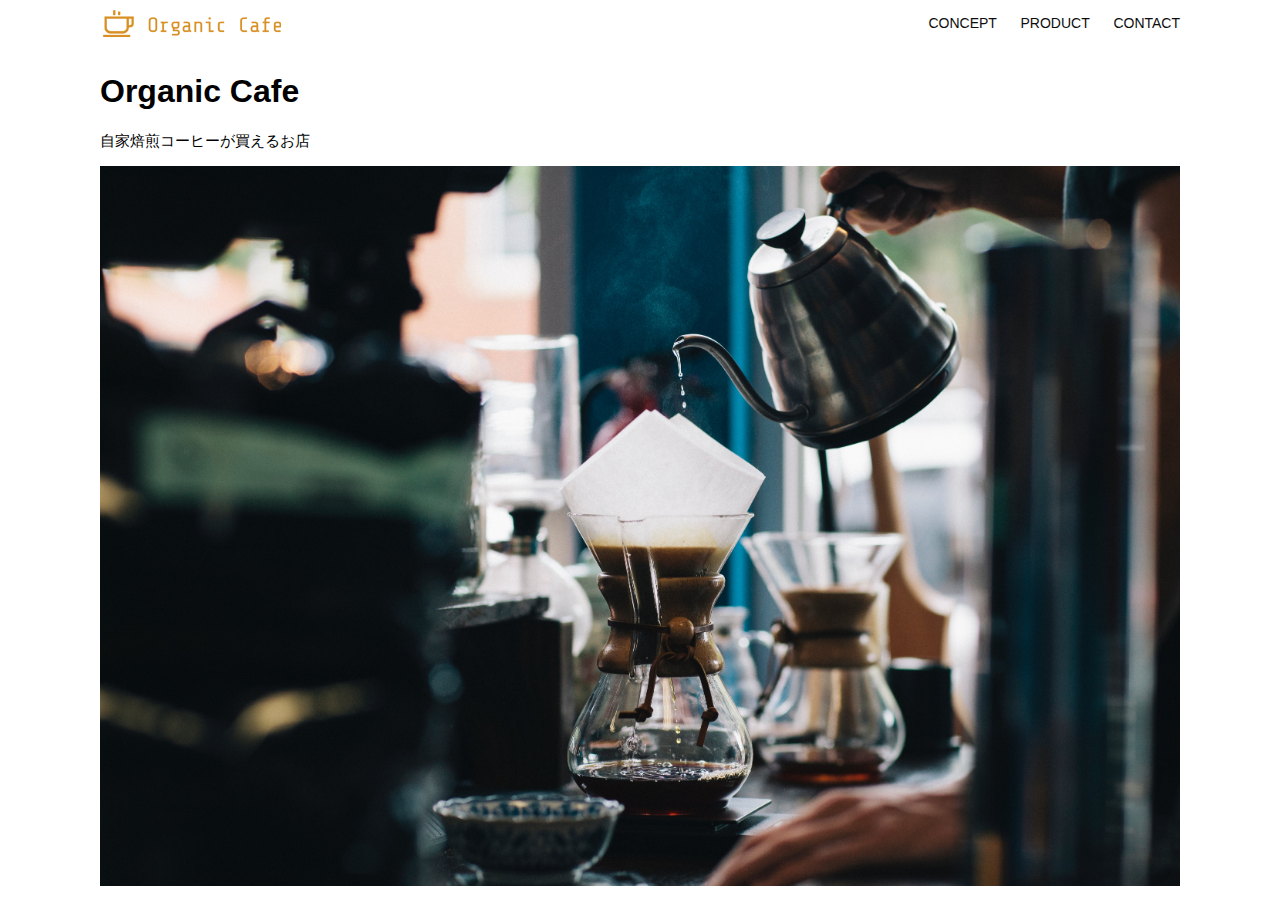
<file: html_css_kadai_013/index.html>
<!DOCTYPE html>
<html>
  <head>
    <title>Organic Cafe</title>
    <meta charset="UTF-8" />
    <meta name="description" content="自家焙煎のコーヒーがお家で楽しめるOrganic Cafe"/>
    <meta name="viewport" content="width=device-width, initial-scale=1.0" />
    <link rel="stylesheet" href="style.css" />
  </head>
  <body>
    <!-- ヘッダー -->
    <header>
      <!-- ロゴ -->
      <a href="index.html" id="logo"><img src="images/logo.png" alt="トップページに戻る"/></a>

      <!-- PC用ナビゲーション -->
      <nav id="nav-pc">
        <a href="index.html#concept">CONCEPT</a>
        <a href="index.html#product">PRODUCT</a>
        <a href="index.html#contact">CONTACT</a>
      </nav>
      <!-- スマホ用ナビゲーション-->
      <img id="menu-sp" src="images/button-menu.png" alt="ナビゲーションを開く"
        onclick="document.getElementById('nav-sp').style.display = 'block'">
      <nav id="nav-sp">
        <img id="close" src="images/button-close.png" alt="ナビゲーションを閉じる"
        onclick="document.getElementById('nav-sp').style.display = 'none'">
          <img id="logo-sp" href="index.html" src="images/logo-sp.png" alt="トップページに戻る" 
          onclick="document.getElementById('nav-sp').style.display = 'none'"></a>
          <a class="menu" href="index.html#concept" onclick="document.getElementById('nav-sp').style.display = 'none'">CONCEPT</a>
          <a class="menu" href="index.html#product" onclick="document.getElementById('nav-sp').style.display = 'none'">PRODUCT</a>
          <a class="menu" href="index.html#contact" onclick="document.getElementById('nav-sp').style.display = 'none'">CONTACT</a>
      </nav>
      </nav>
    </header>

    <main>
      <article>
        <!-- メインビジュアル -->
        <section id="main-visual">
          <div id="main-message">
            <h1>Organic Cafe</h1>
            <p>自家焙煎コーヒーが買えるお店</p>
          </div>
          <img src="images/main-image.jpg" alt="コーヒーをハンドドリップで淹れる画像"/>
        </section>
      </article>
    </main>
  </body>
</html>
</file>
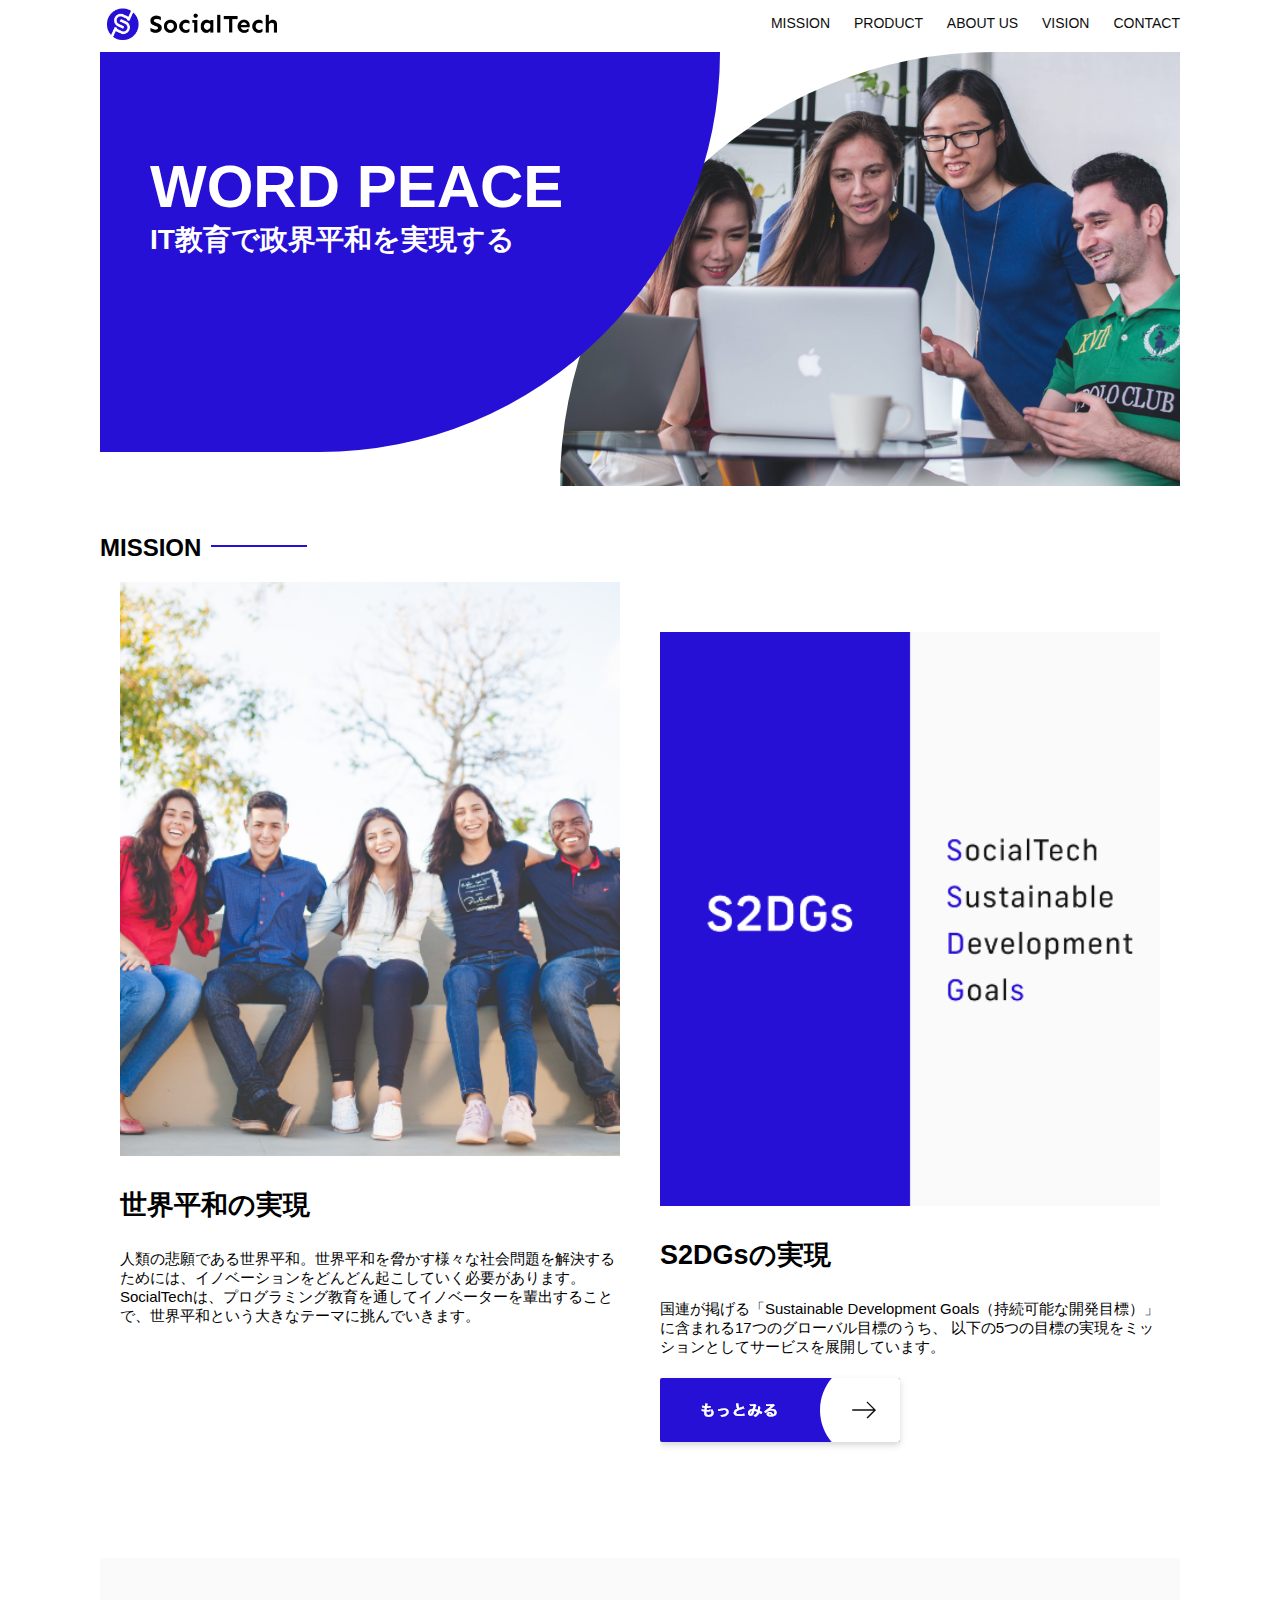
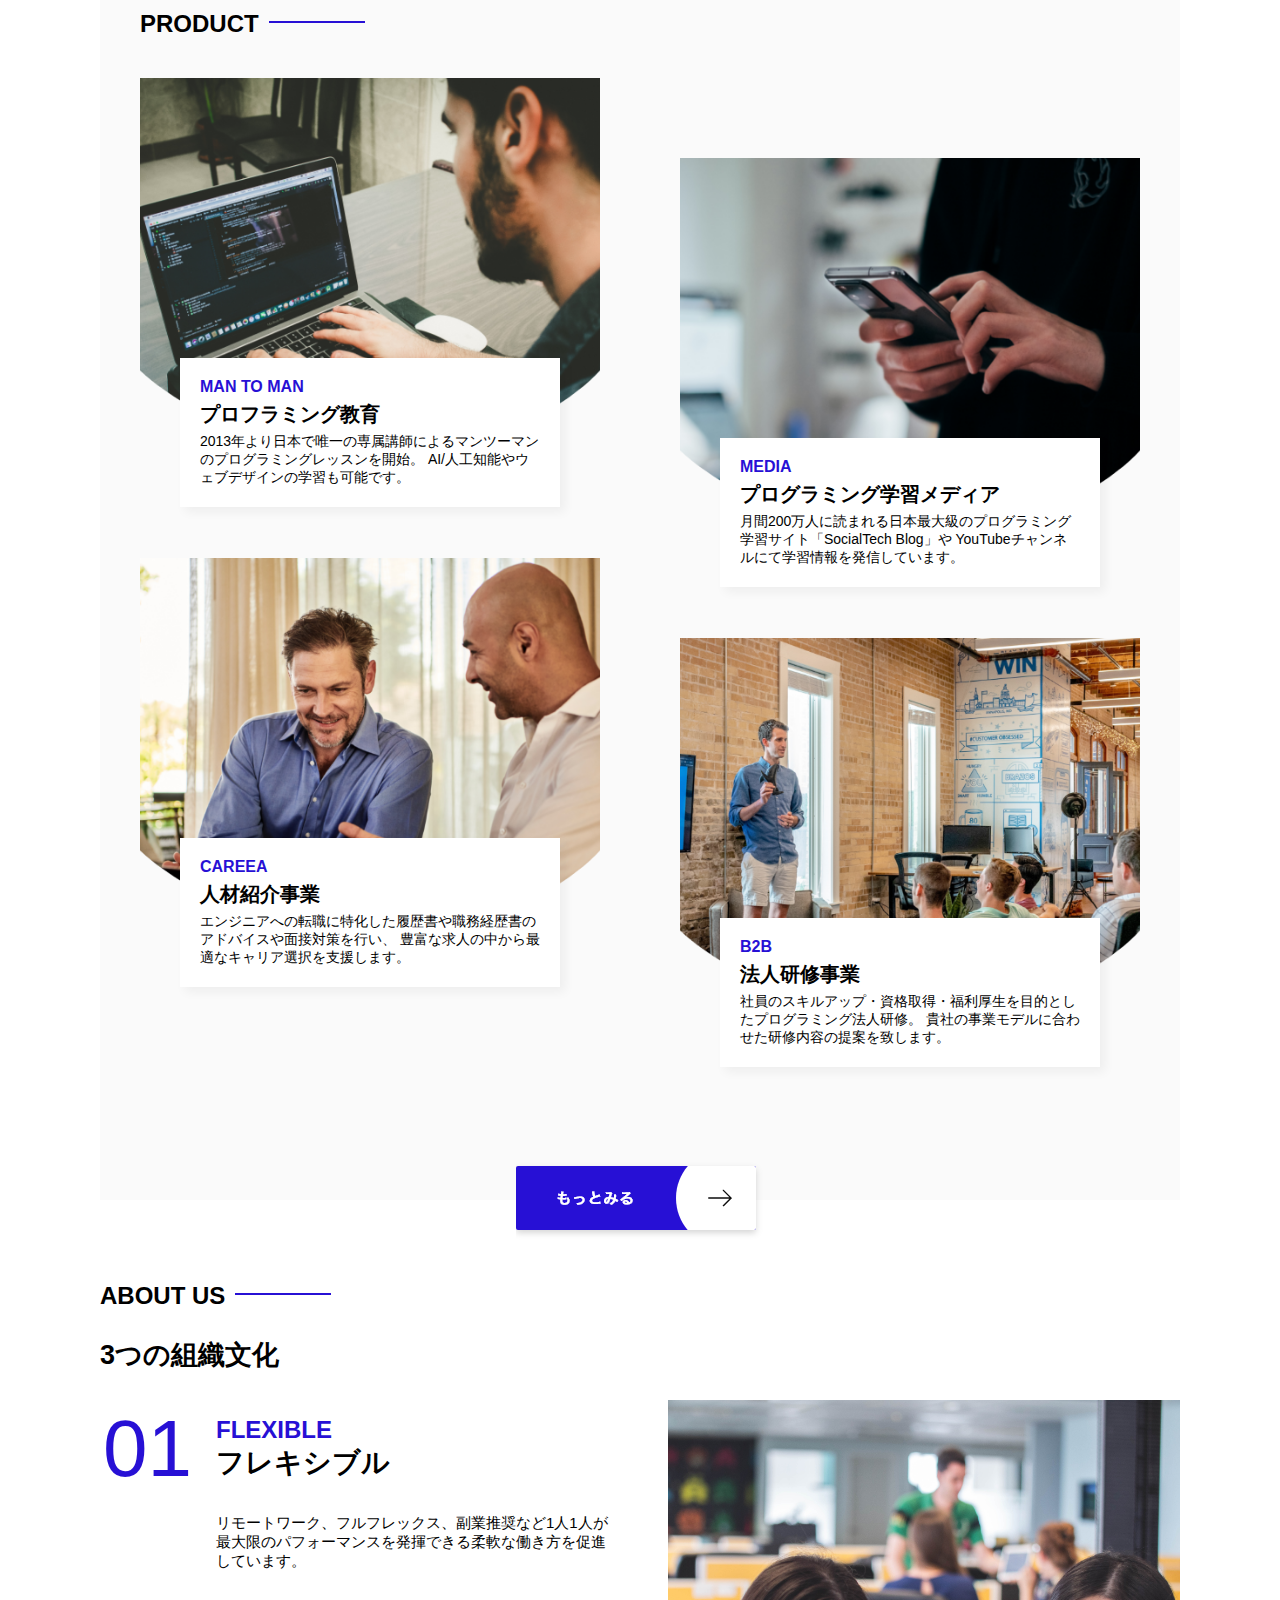
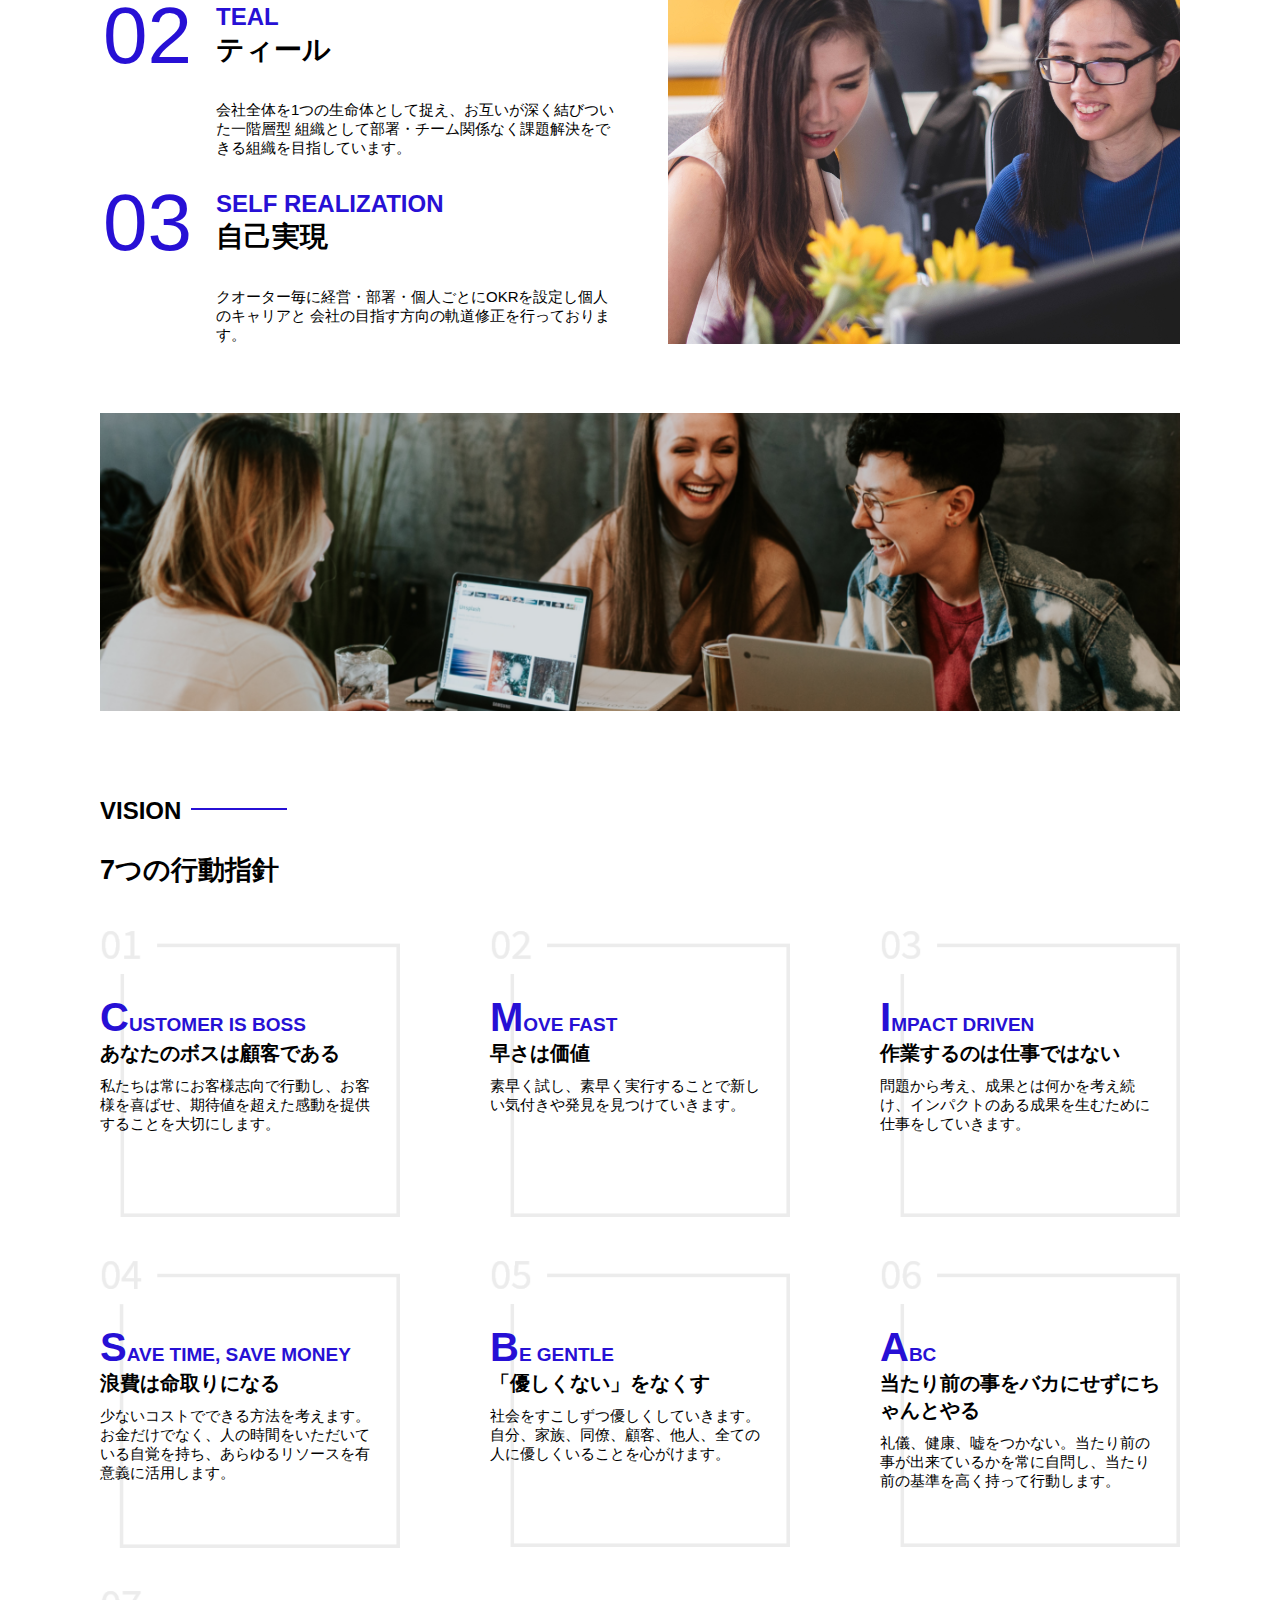
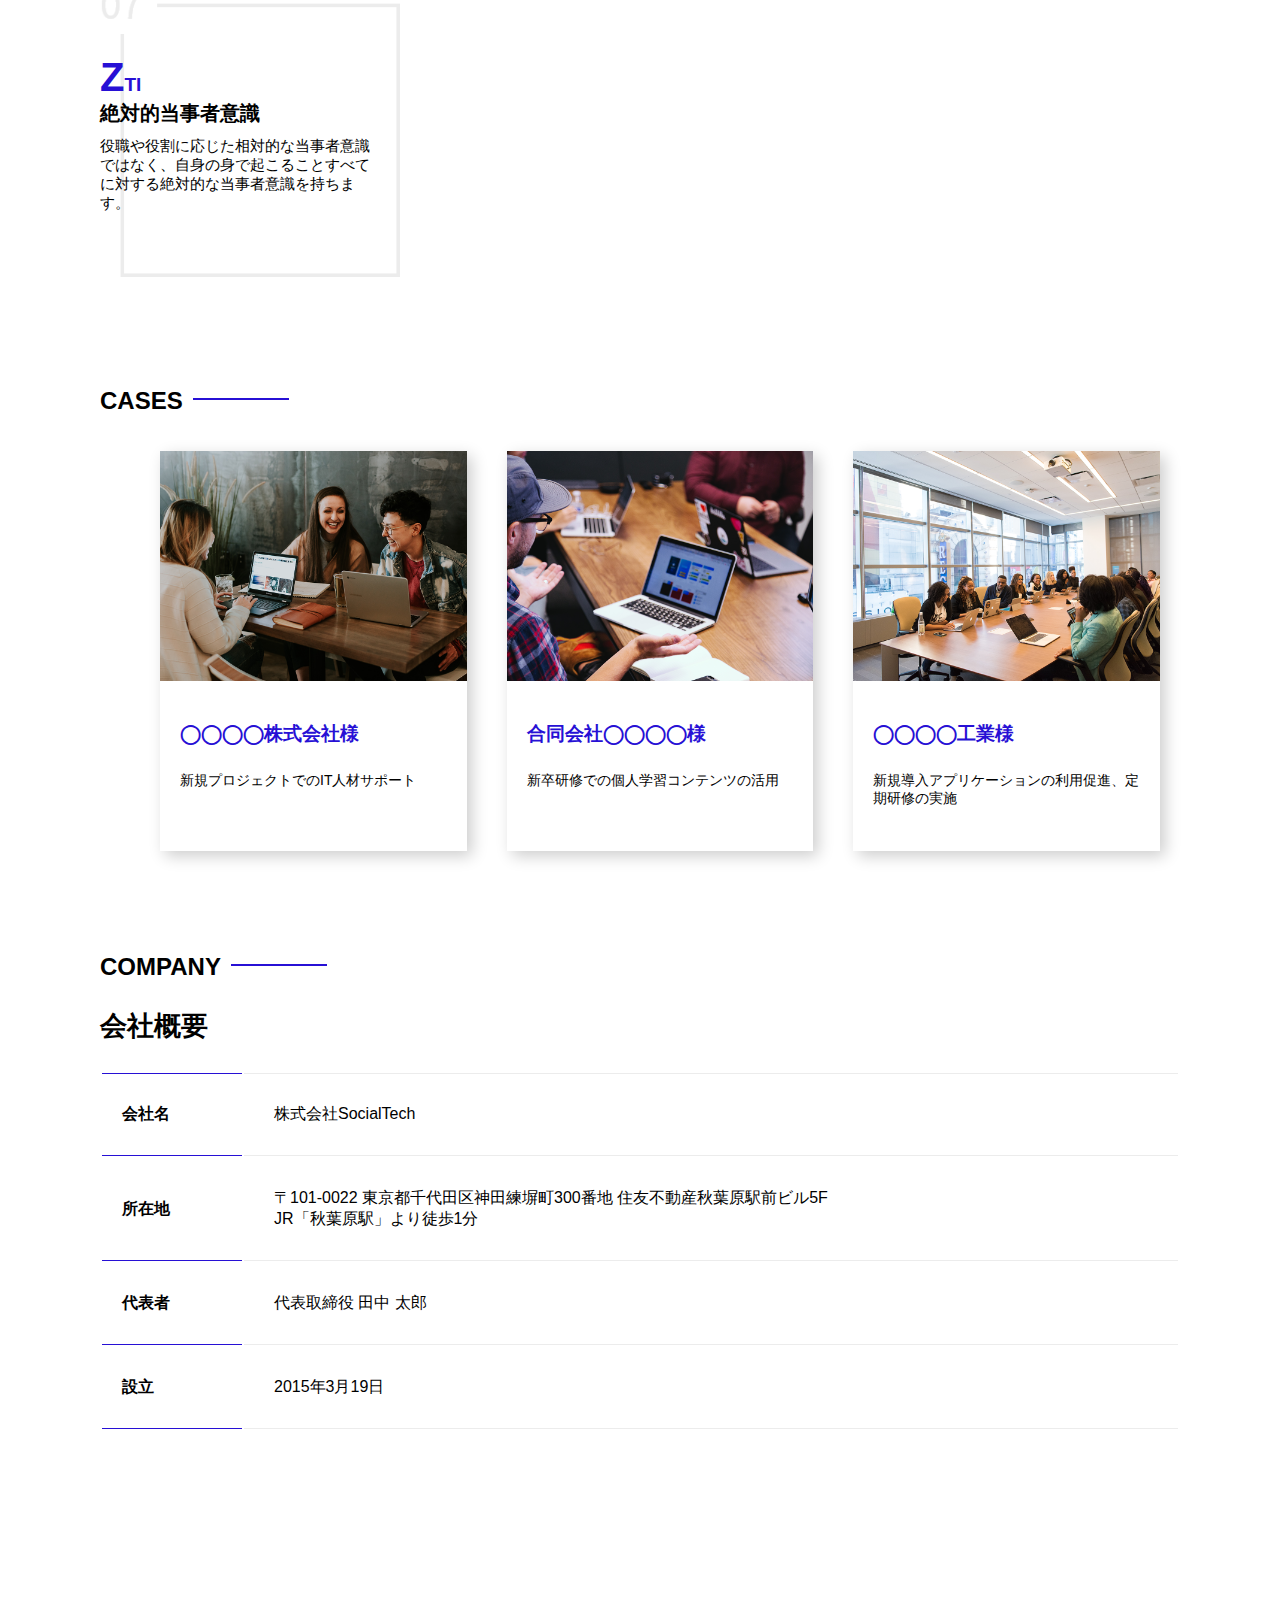
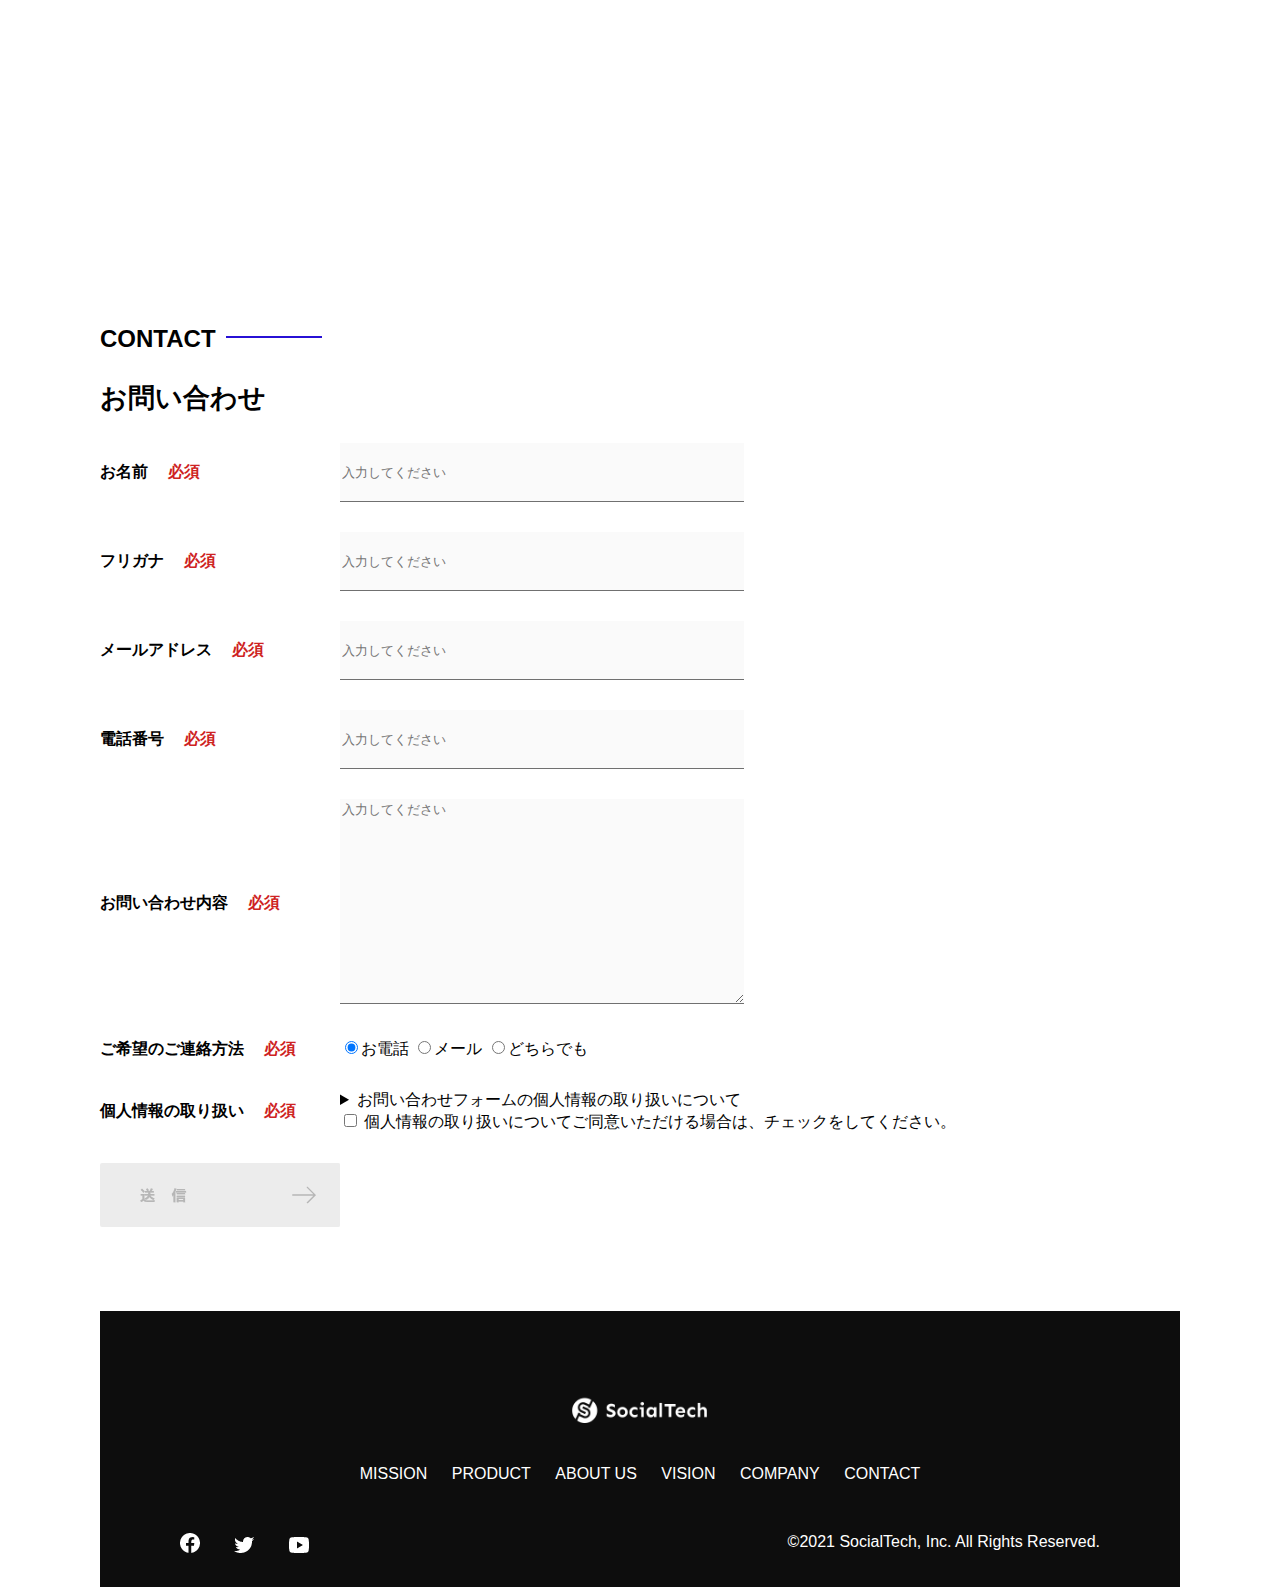
<file: kadai_tutorial_output/socialtech/index.html>
<!DOCTYPE html>
<html>
<head>
    <title>SocialTech</title>
    <meta charset="UTF-8"> 
    <meta name="description" content="SocialaTechはEdTech業界のリーディングカンパニーを目指します。">
    <meta name="viewport" content="width=device-width, initial-scale=1.0">
    <link rel="stylesheet" href="style.css"> 
</head> 
<body>
    <header>
        <a href="index.html" id="logo"><img src="images/logo.png" alt="ドップページに戻る"></a>
        <!-- PC用 -->
        <nav id="nav-pc">
            <a href="mission.html">MISSION</a>
            <a href="product.html">PRODUCT</a>
            <a href="index.html#aboutus">ABOUT US</a>
            <a href="index.html#vision">VISION</a>
            <a href="index.html#contact">CONTACT</a>  
        </nav>
        <!-- スマホ用 -->
        <img id="menu-sp" src="images/button-menu.png" alt="ナビゲーションを開く" onclick="document.getElementById('nav-sp').style.display = 'block'">
        <nav id="nav-sp">
            <img id="close" src="images/button-close.png" alt="ナビゲーションを閉じる" onclick="document.getElementById('nav-sp').style.display = 'none'">
            <a id="logo-sp" href="index.html"  img id="close" src="images/button-close.png" alt="ナビゲーションを閉じる" onclick="ocument.getElementById('nav-sp').style.display = 'none'">
                <img src="images/logo-sp.png" alt="トップページに戻る">
            </a>
            <a class="menu" href="mission.html" onclick="ocument.getElementById('nav-sp').style.display = 'none'">MISSION</a>
            <a class="menu" href="product.html" onclick="ocument.getElementById('nav-sp').style.display = 'none'">PRODUCT</a>
            <a class="menu" href="index.html#aboutus" oncanplay="ocument.getElementById('nav-sp').style.display = 'none'">ABOUT US</a>
            <a class="menu" href="index.html#vision" onclick="ocument.getElementById('nav-sp').style.display = 'none'">VISION</a>
            <a class="menu" href="index.html#company" onclick="ocument.getElementById('nav-sp').style.display = 'none'">COMPANY</a>
            <a class="menu" href="index.html#contact" onclick="ocument.getElementById('nav-sp').style.display = 'none'">CONTACT</a>
            <div id="sns">
                <a href="https://www.facebook.com/sejuku2013"><img src="images/button-facebook.png" alt="Facebookのリンク"></a>
                <a href="https://twitter.com/samuraijuku"><img src="images/button-twitter.png" alt="Twitterのリンク"></a>
                <a href="https://www.youtube.com/channel/UCCFOQO5aDK0xXam4cUQXT8g"><img src="images/button-youtube.png" alt="YouTubeへのリンク"></a>
            </div>
        </nav>
    </header>
    <main>
        <article>
            <section id="main-visual">
                <div id="main-message">
                    <h1>WORD PEACE</h1>
                    <p>IT教育で政界平和を実現する</p>
                </div>
                <img src="images/index/index-main.png" alt="PCの周りにあつまる多国籍の仲間たち">
            </section>
        </article>
    </main>
    <section id="mission">
        <h2 class="index-h2">MISSION</h2>
        <div id="mission-flex">
            <div>
                    <img id="mission-photo" src="images/index/index-mission.png" alt="屋外のベンチで写真を撮影する多国籍の仲間たち">
                    <h3>世界平和の実現</h3>
                    <p>人類の悲願である世界平和。世界平和を脅かす様々な社会問題を解決するためには、イノベーションをどんどん起こしていく必要があります。
                     SocialTechは、プログラミング教育を通してイノベーターを輩出することで、世界平和という大きなテーマに挑んでいきます。</p>
            </div>
            <div>
                    <img id="s2dgs" src="images/index/s2dgs.png" alt="S2DGs">
                    <h3>S2DGsの実現</h3>
                    <p>国連が掲げる「Sustainable Development Goals（持続可能な開発目標）」に含まれる17つのグローバル目標のうち、
                        以下の5つの目標の実現をミッションとしてサービスを展開しています。</p>
                    <a href="mission.html">
                        <img src="images/button-more.png" alt="もっと見る">
                    </a>    
            </div>
        </div>
    </section>
    <section id="product">
        <h2 class="index-h2">PRODUCT</h2>
        <div id="product-flex">
            <div id="product-left">
                <div>
                    <img class="product-photo" src="images/index/index-mantoman.png" alt="PCでコードを書く男性">
                    <div class="product-explain">
                        <span>MAN TO MAN</span>
                        <h3>プロフラミング教育</h3>
                        <p>2013年より日本で唯一の専属講師によるマンツーマンのプログラミングレッスンを開始。
                            AI/人工知能やウェブデザインの学習も可能です。</p>
                    </div>    
                </div>     
                <div>        
                    <img class="product-photo" src="images/index/index-career.png" alt="PCでコードを書く男性">
                    <div class="product-explain">    
                        <span>CAREEA</span>
                        <h3>人材紹介事業</h3>
                        <p>エンジニアへの転職に特化した履歴書や職務経歴書のアドバイスや面接対策を行い、
                            豊富な求人の中から最適なキャリア選択を支援します。</p>
                    </div>
                </div>
            </div>        
            <div id="product-right">
                <div>
                    <img class="product-photo" src="images/index/index-media.png" alt="スマートフォンを操作する人">
                    <div class="product-explain">
                        <span>MEDIA</span>
                        <h3>プログラミング学習メディア</h3>
                        <p>月間200万人に読まれる日本最大級のプログラミング学習サイト「SocialTech Blog」や
                            YouTubeチャンネルにて学習情報を発信しています。</p>
                    </div>    
                </div>
                <div>        
                    <img class="product-photo" src="images/index/index-b2b.png" alt="講演中の男性とそれを聴く人々">
                    <div class="product-explain">    
                        <span>B2B</span>
                        <h3>法人研修事業</h3>
                        <p>社員のスキルアップ・資格取得・福利厚生を目的としたプログラミング法人研修。
                            貴社の事業モデルに合わせた研修内容の提案を致します。</p>
                    </div>
                </div>
            </div>
        </div>
        <div>
            <a id="product-more" href="product.html">
                <img src="images/button-more.png" alt="もっと見る">
            </a>
        </div> 
    </section>
    <section id="aboutus">
        <h2 id="index-h2">ABOUT US</h2>
        <h3>3つの組織文化</h3>
        <div>
            <table id="culture-table">
                <tr>
                    <td><span class="culture-num">01</span></td>
                    <td>
                        <span class="culture-en">FLEXIBLE</span>
                        <span class="culture-jp">フレキシブル</span>
                    </td>
                </tr>
                <tr>
                    <td></td>
                    <td>
                        <p id="culture-description">
                            リモートワーク、フルフレックス、副業推奨など1人1人が
                            最大限のパフォーマンスを発揮できる柔軟な働き方を促進しています。</p>
                    </td>
                </tr>
                <tr>
                    <td><span class="culture-num">02</span></td>
                    <td>
                        <span class="culture-en">TEAL</span>
                        <span class="culture-jp">ティール</span>
                    </td>
                </tr>
                <tr>
                    <td></td>
                    <td>
                        <p id="culture-description">
                            会社全体を1つの生命体として捉え、お互いが深く結びついた一階層型
                            組織として部署・チーム関係なく課題解決をできる組織を目指しています。</p>
                    </td>
                </tr>
                <tr>
                    <td><span class="culture-num">03</span></td>
                    <td>
                        <span class="culture-en">SELF REALIZATION</span>
                        <span class="culture-jp">自己実現</span>
                    </td>
                </tr>
                <tr>
                    <td></td>
                    <td>
                        <p id="culture-description">
                            クオーター毎に経営・部署・個人ごとにOKRを設定し個人のキャリアと
                            会社の目指す方向の軌道修正を行っております。</p>
                    </td>
                </tr>
            </table>
            <img class="culture-img" src="images/index/index-aboutus1.png" alt="笑顔で話し合う2人の女性">
        </div>
        <img class="culture-img2" src="images/index/index-aboutus2.png" alt="笑顔で話し合う3人の男女">
    </section>
    <section id="vision">
        <h2 id="index-h2">VISION</h2>
        <h3>7つの行動指針</h3>
        <div>
            <div class="vision-box">
                <img src="images/index/vision-01.png" alt="01">
                <span>
                    <h4>CUSTOMER IS BOSS</h4>
                    <h5>あなたのボスは顧客である</h5>
                    <p>私たちは常にお客様志向で行動し、お客様を喜ばせ、期待値を超えた感動を提供することを大切にします。</p>
                </span> 
            </div>
            <div class="vision-box">
                <img src="images/index/vision-02.png" alt="02">
                <span>
                  <h4>MOVE FAST</h4>
                  <h5>早さは価値</h5>
                  <p>素早く試し、素早く実行することで新しい気付きや発見を見つけていきます。</p>
                </span>
            </div>
            <div class="vision-box">
                <img src="images/index/vision-03.png" alt="03">
                <span>
                  <h4>IMPACT DRIVEN</h4>
                  <h5>作業するのは仕事ではない</h5>
                  <p>問題から考え、成果とは何かを考え続け、インパクトのある成果を生むために仕事をしていきます。</p>
                </span>
            </div>
            <div class="vision-box">
                <img src="images/index/vision-04.png" alt="04">
                <span>
                  <h4>SAVE TIME, SAVE MONEY</h4>
                  <h5>浪費は命取りになる</h5>
                  <p>少ないコストでできる方法を考えます。お金だけでなく、人の時間をいただいている自覚を持ち、あらゆるリソースを有意義に活用します。</p>
                </span>
            </div>
            <div class="vision-box">
                <img src="images/index/vision-05.png" alt="05">
                <span>
                  <h4>BE GENTLE</h4>
                  <h5>「優しくない」をなくす</h5>
                  <p>社会をすこしずつ優しくしていきます。自分、家族、同僚、顧客、他人、全ての人に優しくいることを心がけます。</p>
                </span>
            </div>
            <div class="vision-box">
                <img src="images/index/vision-06.png" alt="06">
                <span>
                  <h4>ABC</h4>
                  <h5>当たり前の事をバカにせずにちゃんとやる</h5>
                  <p>礼儀、健康、嘘をつかない。当たり前の事が出来ているかを常に自問し、当たり前の基準を高く持って行動します。</p>
                </span>
            </div>
            <div class="vision-box">
                <img src="images/index/vision-07.png" alt="07">
                <span>
                  <h4>ZTI</h4>
                  <h5>絶対的当事者意識</h5>
                  <p>役職や役割に応じた相対的な当事者意識ではなく、自身の身で起こることすべてに対する絶対的な当事者意識を持ちます。</p>
                </span>
            </div>    
        </div>
   </section>
   <section id="cases">
        <h2 id="index-h2">CASES</h2>
        <ul id="cases-flex">
            <li class="case-card">
                <img class="case-img" src="images/index/case-1.png" alt="仲良く語り合う3人">
                <div class="case-info">
                    <h4 class="case-name">◯◯◯◯株式会社様</h4>
                    <p class="case-content">新規プロジェクトでのIT人材サポート</p>
                </div>
            </li>
            <li class="case-card">
                <img class="case-img" src="images/index/case-2.png" alt="PCでコンテンツを見る">
                <div class="case-info">
                    <h4 class="case-name">合同会社◯◯◯◯様</h4>
                    <p class="case-content">新卒研修での個人学習コンテンツの活用</p>
                </div> 
            </li>
            <li class="case-card">
                <img class="case-img" src="images/index/case-3.png" alt="社人研修中の会議室">
                <div class="case-info">
                    <h4 class="case-name">◯◯◯◯工業様</h4>
                    <p class="case-content">新規導入アプリケーションの利用促進、定期研修の実施</p>
                </div>
            </li>
        </div>
   </section>
   <section id="company">
        <h2 id="index-h2">COMPANY</h2>
        <h3>会社概要</h3>
        <table id="company-table">
            <tr>
                <th class="tableheader-first">会社名</th>
                <td class="cell-first">株式会社SocialTech</td>
            </tr>
            <tr>
                <th class="tableheader">所在地</th>
                <td class="cell">〒101-0022 東京都千代田区神田練塀町300番地 住友不動産秋葉原駅前ビル5F
                    <br>JR「秋葉原駅」より徒歩1分</td>
            </tr>
            <tr>
                <th class="tableheader">代表者</th>
                <td class="cell">代表取締役 田中 太郎</td>
            </tr>
            <tr>
                <th class="tableheader">設立</th>
                <td class="cell">2015年3月19日</td>
            </tr>
        </table>
        <iframe src="https://www.google.com/maps/embed?pb=!1m18!1m12!1m3!1d3240.0688551336807!2d139.7720776771055!3d35.69992317258124!2m3!1f0!2f0!3f0!3m2!1i1024!2i768!4f13.1!3m3!1m2!1s0x60188fee13660e23%3A0x77137876edf742ac!2z5L2P5Y-L5LiN5YuV55Sj56eL6JGJ5Y6f6aeF5YmN44OT44Or!5e0!3m2!1sja!2sjp!4v1704858013291!5m2!1sja!2sjp"
                style="border: 0;" allowfullscreen="" loading="lazy">
        </iframe>
   </section>
   <section id="contact">
        <h2 id="index-h2">CONTACT</h2>
        <h3>お問い合わせ</h3>
        <form>
            <div>
                <div class="contact-heading">
                    <label class="contact-label">お名前<span class="contact-span">必須</span></label>
                </div>
                <div>    
                    <input type="text" name="name" placeholder="入力してください" class="contact-textbox">
                </div> 
            </div>
            <div>
                <div class="contact-heading">
                    <label class="contact-label">フリガナ<span class="contact-span">必須</span></label>
                </div>
                <div>    
                    <input type="text" name="hurigana" placeholder="入力してください" class="contact-textbox">
                </div> 
            </div>    
            <div> 
                <div class="contact-heading">
                    <label class="contact-label">メールアドレス<span class="contact-span">必須</span></label>
                </div>
                <div>
                    <input type="text" name="email" placeholder="入力してください" class="contact-textbox">
                </div>
            </div>
            <div>     
                <div class="contact-heading">
                    <label class="contact-label">電話番号<span class="contact-span">必須</span></label>
                </div>
                <div>
                    <input type="text" name="tel" placeholder="入力してください" class="contact-textbox">
                </div> 
            </div>    
            <div>
                <div class="contact-heading">
                    <label class="contact-label">お問い合わせ内容<span class="contact-span">必須</span></label>
                </div>
                <div>    
                    <textarea class="contact-textarea" placeholder="入力してください" name="message"></textarea>
                </div>
            </div>    
            <div>
                <div class="contact-heading">
                    <label class="contact-label">ご希望のご連絡方法<span class="contact-span">必須</span></label>
                </div>
                <div>
                    <input class="radiobutton" type="radio" value="tel" name="contact" checked><label>お電話</label>
                    <input class="radiobutton" type="radio" value="mail" name="contact"><label>メール</label>
                    <input class="radiobutton" type="radio" value="both" name="contact"><label>どちらでも</label>
                </div>     
            </div>
            <div>
                <div class="contact-heading">
                    <label class="contact-label">個人情報の取り扱い<span class="contact-span">必須</span></label>
                </div>
                <div>
                    <details>
                            <summary>お問い合わせフォームの個人情報の取り扱いについて</summary>
                            <div>
                                <span>１．組織の名称又は氏名</span><br>
                                株式会社SocialTech<br><br>
                                <span>２．個人情報保護管理者（若しくはその代理人）の氏名又は職名、所属及び連絡先
                                鈴木 一郎 コーポレート部</span><br>
                                メールアドレス：samurai@example.com<br>
                                TEL：03-1234-5678<br>
                                <span>３．個人情報の利用目的</span><br>
                                ・本サービス及び本サービスに関連する情報の提供又はそれらに関する連絡のため<br>
                                ・ユーザーの本人確認のため<br>
                                ・当社サービスのご案内のため<br>
                                ・当社の商品等の広告または宣伝（電子メールによるものを含むものとします。）<br><br>
                                <span>４．個人情報の取り扱い業務の委託</span><br>
                                個人情報の取扱業務の全部または一部を外部に業務委託する場合があります。<br>
                                その際、弊社は、個人情報を適切に保護できる管理体制を敷き実行していることを条件として<br>
                                委託先を厳選したうえで、機密保持契約を委託先と締結し、お客様の個人情報を厳密に管理させます。<br><br>
                                <span>５．個人情報の開示等の請求</span><br>
                                お客様は、弊社に対してご自身の個人情報の開示等（利用目的の通知、開示、内容の訂正・追加・削除、利用の停止または消去、第三者への提供の停止）に関して、当社問合わせ窓口に申し出ることができます。<br>
                                その際、弊社はお客様ご本人を確認させていただいたうえで、合理的な期間内に対応いたします。<br><br>
                                なお、個人情報に関する弊社問合わせ先は、次の通りです。<br><br>
                                株式会社SocialTech　個人情報問合せ窓口<br>
                                〒101-0022 東京都千代田区神田練塀町300番地 住友不動産秋葉原駅前ビル5F<br>
                                メールアドレス：samurai@example.com　TEL：03-1234-5678<br><br>
                                <span>６．個人情報を提供されることの任意性について</span><br><br>
                                お客様がご自身の個人情報を弊社に提供されるか否かは、お客様のご判断によりますが、もしご提供されない場合には、適切なサービスが提供できない場合がありますので予めご了承ください。
                            </div>    
                    </details>
                        <input type="checkbox" name="agree">
                        <span>個人情報の取り扱いについてご同意いただける場合は、チェックをしてください。</span>     
                </div>
            </div>
                <input type="image" src="images/button-submit.png" alt="送信する"> 
        </form>
   </section>
   <footer>
        <div id="footer-logo">
            <img src="images/logo-sp.png" alt="SocialTech">
        </div>
        <div id="footer-link">
            <a href="mission.html">MISSION</a>
            <a href="product.html">PRODUCT</a>
            <a href="index.html#aboutus">ABOUT US</a>
            <a href="index.html#vision">VISION</a>
            <a href="index.html#company">COMPANY</a>
            <a href="index.html#contact">CONTACT</a>
        </div>
        <div id="sns-footer">
            <a href="https://www.facebook.com/sejuku2013">
                <img src="images/button-facebook.png" alt="Facebookのリンク"></a>
            <a href="https://twitter.com/samuraijuku">
                <img src="images/button-twitter.png" alt="Twitterのリンク"></a>
            <a href="https://www.youtube.com/channel/UCCFOQO5aDK0xXam4cUQXT8g">
                <img src="images/button-youtube.png" alt="YouTubeのリンク"></a>
                <span id="copyright">&copy;2021 SocialTech, Inc. All Rights Reserved. </span>
        </div>
   </footer>
</body>   
</html>

<style>
    img:not([alt]) {
        border: 10px solid red;
    }
</style>
</file>
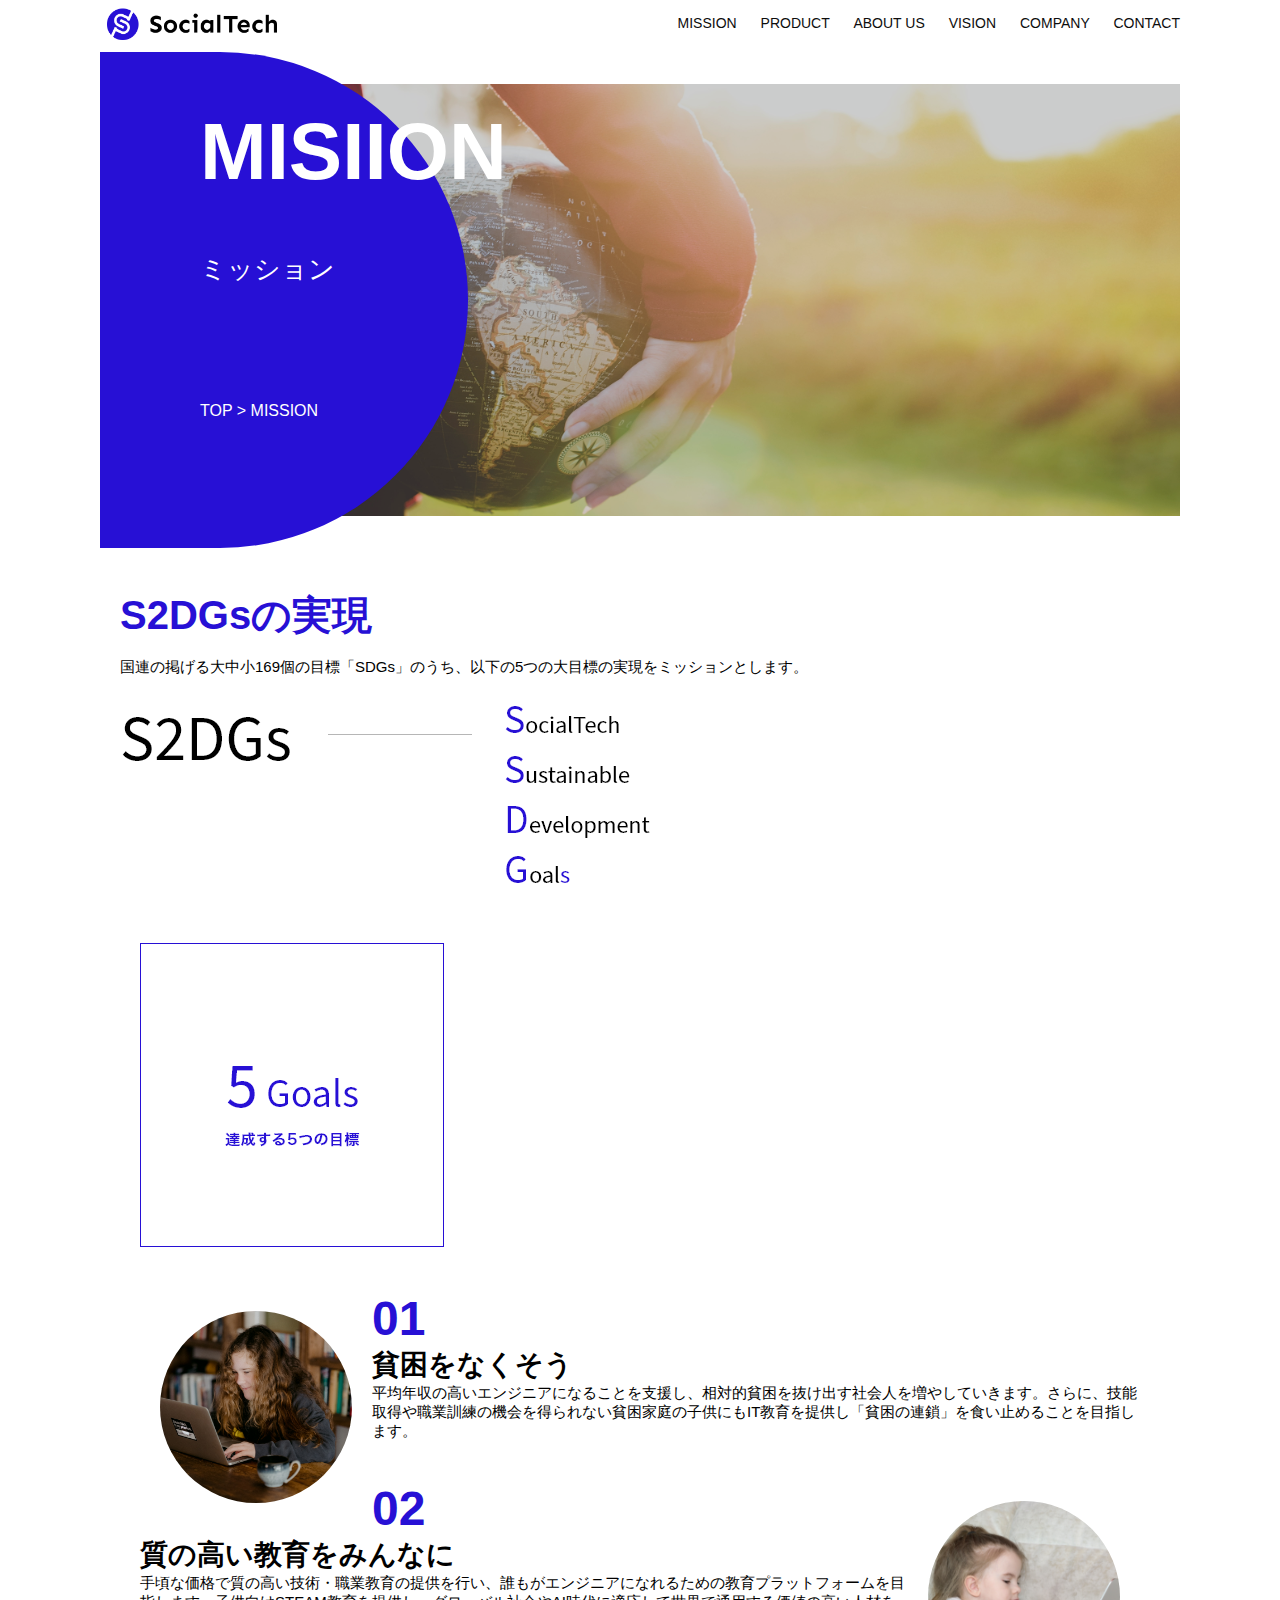
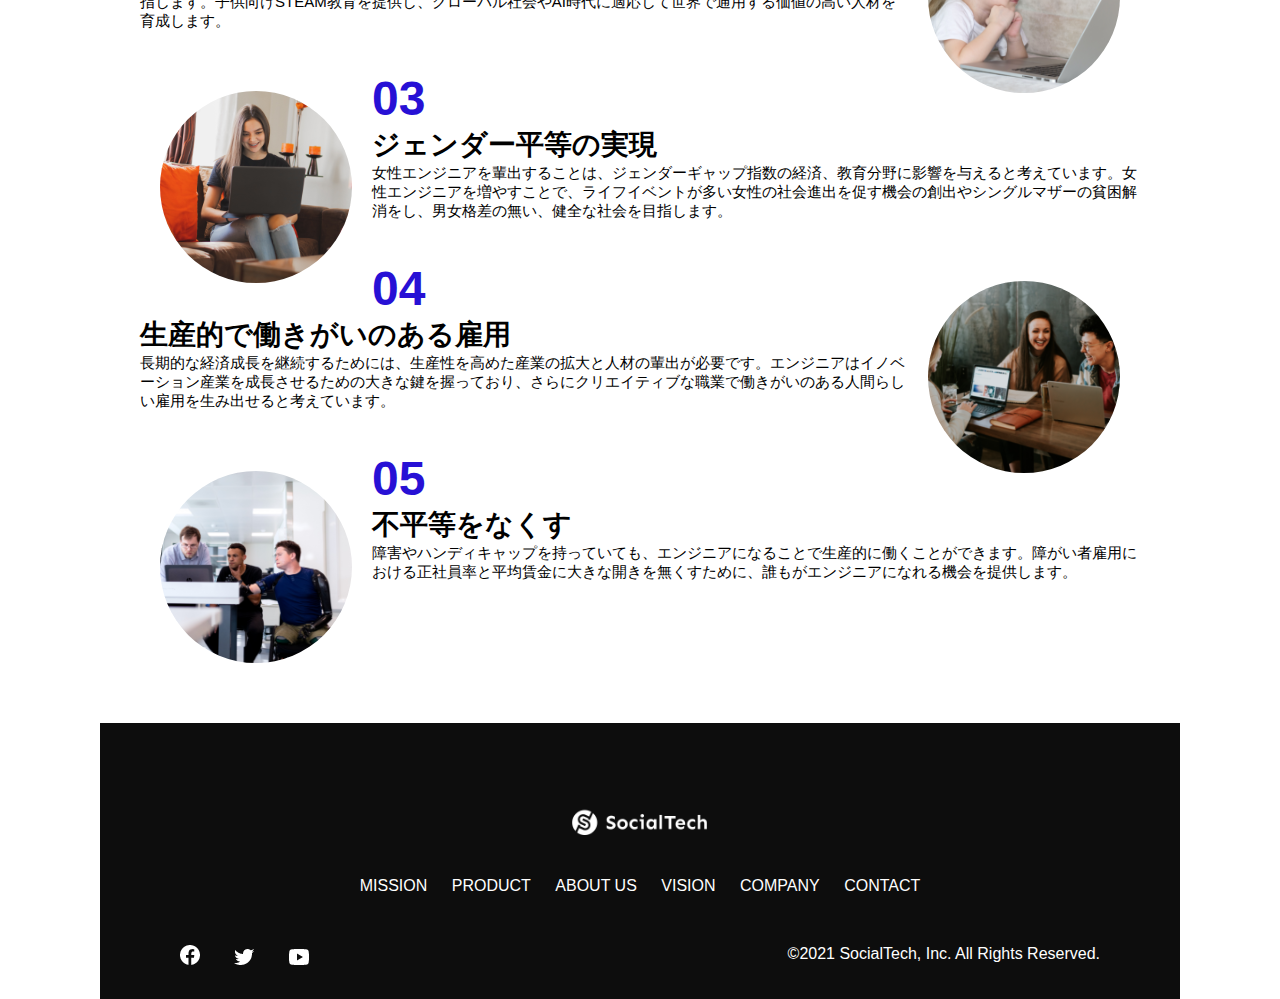
<file: kadai_tutorial_output/socialtech/mission.html>
<!DOCTYPE html>
<html>
<head>
  <title>SocialTech - MISSION ミッション -</title>
  <meta charset="UTF-8">
  <meta name="description" content="SocialTechが目指す5つの目標（S2DGs）を紹介します">
  <meta name="viewport" content="width=device-width, initial-scale=1.0">
  <link rel="stylesheet" href="style.css">
</head>

<body>
  <!-- ヘッダー -->
  <header>
    <!-- ロゴ -->
    <a href="index.html" id="logo"><img src="images/logo.png" alt="トップページに戻る"></a>

    <!-- PC用ナビゲーション -->
    <nav id="nav-pc">
      <a href="mission.html">MISSION</a>
      <a href="product.html">PRODUCT</a>
      <a href="index.html#aboutus">ABOUT US</a>
      <a href="index.html#vision">VISION</a>
      <a href="index.html#company">COMPANY</a>
      <a href="index.html#contact">CONTACT</a>
    </nav>

    <!-- スマホ用メニューボタン -->
    <img id="menu-sp" src="images/button-menu.png" alt="ナビゲーションを開く" onclick="document.getElementById('nav-sp').style.display = 'block'">

    <!-- スマホ用ナビゲーション -->
    <nav id="nav-sp">
      <img id="close" src="images/button-close.png" alt="ナビゲーションを閉じる" onclick="document.getElementById('nav-sp').style.display = 'none'">
      <a id="logo-sp" href="index.html" onclick="document.getElementById('nav-sp').style.display = 'none'"><img
          src="images/logo-sp.png" alt="トップページに戻る"></a>
      <a class="menu" href="mission.html" onclick="document.getElementById('nav-sp').style.display = 'none'">MISSION</a>
      <a class="menu" href="product.html" onclick="document.getElementById('nav-sp').style.display = 'none'">PRODUCT</a>
      <a class="menu" href="index.html#aboutus" onclick="document.getElementById('nav-sp').style.display = 'none'">ABOUT
        US</a>
      <a class="menu" href="index.html#vision"
        onclick="document.getElementById('nav-sp').style.display = 'none'">VISION</a>
      <a class="menu" href="index.html#company"
        onclick="document.getElementById('nav-sp').style.display = 'none'">COMPANY</a>
      <a class="menu" href="index.html#contact"
        onclick="document.getElementById('nav-sp').style.display = 'none'">CONTACT</a>
      <div id="sns">
        <a href="https://www.facebook.com/sejuku2013"><img src="images/button-facebook.png" alt="Facebookのリンク"></a>
        <a href="https://twitter.com/samuraijuku"><img src="images/button-twitter.png" alt="Twitterのリンク"></a>
        <a href="https://www.youtube.com/channel/UCCFOQO5aDK0xXam4cUQXT8g"><img src="images/button-youtube.png" alt="YouTubeのリンク"></a>
      </div>
    </nav>
  </header>

  <main>
    <article>
        <section id="mission-main">
            <div id="mission-title">
                <h1>MISIION</h1>
                <span>ミッション</span>
                <div>TOP > MISSION</div>
            </div>
        </section>
        <section id="mission-s2dgs">
            <h2 class="mission-h2">S2DGsの実現</h2>
            <p>国連の掲げる大中小169個の目標「SDGs」のうち、以下の5つの大目標の実現をミッションとします。</p>
            <img src="images/mission/mission-s2dgs.png" alt="S2DGs">
        </section>
        <section id="mission-5goals">
        <div>    
            <div>
                <img id="s2dgs-image" src="images/mission/mission-5goals.png" alt="5goals">
            </div>
            <div>
                <img class="fivegoals-image-left" src="images/mission/mission-5goals01.png" alt="PCを操作する">
                <span class="fivegoals-number">01</span>
                <h3 class="fivegoals-h3">貧困をなくそう</h3>
                <p class="fivegoals-p">
                    平均年収の高いエンジニアになることを支援し、相対的貧困を抜け出す社会人を増やしていきます。さらに、技能取得や職業訓練の機会を得られない貧困家庭の子供にもIT教育を提供し「貧困の連鎖」を食い止めることを目指します。
                </p>
            </div>

            <div>
                <img class="fivegoals-image-right" src="images/mission/mission-5goals02.png" alt="PCを見つめる小さい女の子">
                <span class="fivegoals-number">02</span>
                <h3 class="fivegoals-h3">質の高い教育をみんなに</h3>
                <p class="fivegoals-p">
                    手頃な価格で質の高い技術・職業教育の提供を行い、誰もがエンジニアになれるための教育プラットフォームを目指します。子供向けSTEAM教育を提供し、グローバル社会やAI時代に適応して世界で通用する価値の高い人材を育成します。
                </p>
            </div>

            <div>
                <img class="fivegoals-image-left" src="images/mission/mission-5goals03.png" alt="PCを操作する女性">
                <span class="fivegoals-number">03</span>
                <h3 class="fivegoals-h3">ジェンダー平等の実現</h3>
                <p class="fivegoals-p">
                   女性エンジニアを輩出することは、ジェンダーギャップ指数の経済、教育分野に影響を与えると考えています。女性エンジニアを増やすことで、ライフイベントが多い女性の社会進出を促す機会の創出やシングルマザーの貧困解消をし、男女格差の無い、健全な社会を目指します。
                </p>
           </div>

           <div>
                <img class="fivegoals-image-right" src="images/mission/mission-5goals04.png" alt="笑顔で話し合う3人の男女">
                <span class="fivegoals-number">04</span>
                <h3 class="fivegoals-h3">生産的で働きがいのある雇用</h3>
                <p class="fivegoals-p">
                   長期的な経済成長を継続するためには、生産性を高めた産業の拡大と人材の輩出が必要です。エンジニアはイノベーション産業を成長させるための大きな鍵を握っており、さらにクリエイティブな職業で働きがいのある人間らしい雇用を生み出せると考えています。
                </p>
           </div>

           <div>
                <img class="fivegoals-image-left" src="images/mission/mission-5goals05.png" alt="障害を持つ男性が生き生きと働く様子">
                <span class="fivegoals-number">05</span>
                <h3 class="fivegoals-h3">不平等をなくす</h3>
                <p class="fivegoals-p">
                   障害やハンディキャップを持っていても、エンジニアになることで生産的に働くことができます。障がい者雇用における正社員率と平均賃金に大きな開きを無くすために、誰もがエンジニアになれる機会を提供します。
                </p>
           </div>
        </div>
        </section>
    </article>
    
    <footer>
      <div id="footer-logo">
        <img src="images/logo-sp.png" alt="SocialTech">
      </div>
      <div id="footer-link">
        <a href="mission.html">MISSION</a>
        <a href="product.html">PRODUCT</a>
        <a href="index.html#aboutus">ABOUT US</a>
        <a href="index.html#vision">VISION</a>
        <a href="index.html#company">COMPANY</a>
        <a href="index.html#contact">CONTACT</a>
      </div>
      <div id="sns-footer">
        <a href="https://www.facebook.com/sejuku2013"><img src="images/button-facebook.png" alt="Facebookのリンク"></a>
        <a href="https://twitter.com/samuraijuku"><img src="images/button-twitter.png" alt="Twitterのリンク"></a>
        <a href="https://www.youtube.com/channel/UCCFOQO5aDK0xXam4cUQXT8g"><img src="images/button-youtube.png" alt="YouTubeのリンク"></a>
        <span id="copyright">&copy;2021 SocialTech, Inc. All Rights Reserved. </span>
      </div>
    </footer>
  </main>
</body>

</html>
</file>
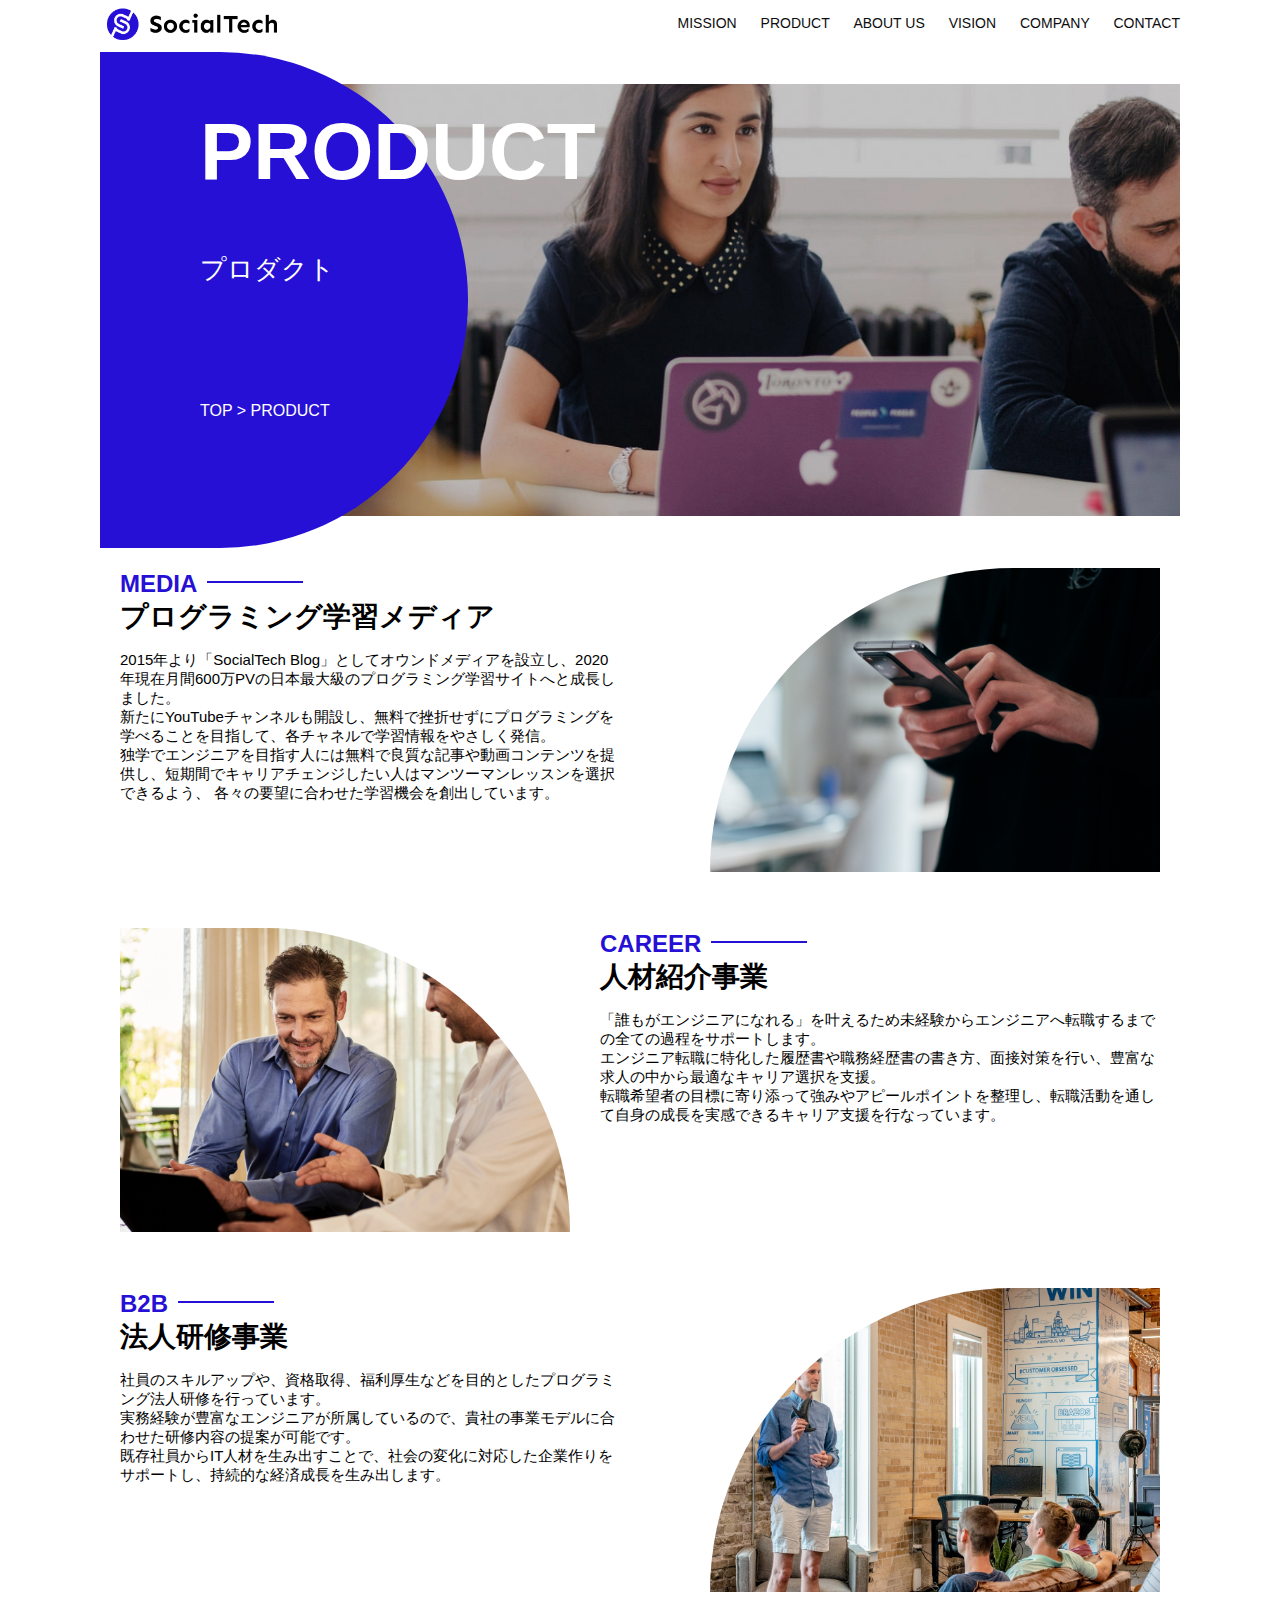
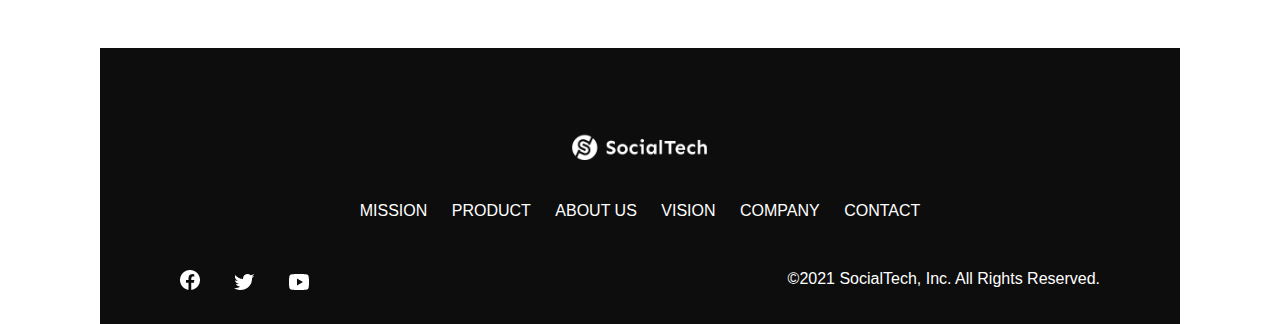
<file: kadai_tutorial_output/socialtech/product.html>
<!DOCTYPE html>
<html>
<head>
  <title>SocialTech - PRODUCT プロダクト -</title>
  <meta charset="UTF-8">
  <meta name="description" content="SocialTechが目指す5つの目標（S2DGs）を紹介します">
  <meta name="viewport" content="width=device-width, initial-scale=1.0">
  <link rel="stylesheet" href="style.css">
</head>

<body>
  <!-- ヘッダー -->
  <header>
    <!-- ロゴ -->
    <a href="index.html" id="logo"><img src="images/logo.png" alt="トップページに戻る"></a>

    <!-- PC用ナビゲーション -->
    <nav id="nav-pc">
      <a href="mission.html">MISSION</a>
      <a href="product.html">PRODUCT</a>
      <a href="index.html#aboutus">ABOUT US</a>
      <a href="index.html#vision">VISION</a>
      <a href="index.html#company">COMPANY</a>
      <a href="index.html#contact">CONTACT</a>
    </nav>

    <!-- スマホ用メニューボタン -->
    <img id="menu-sp" src="images/button-menu.png" alt="ナビゲーションを開く" onclick="document.getElementById('nav-sp').style.display = 'block'">

    <!-- スマホ用ナビゲーション -->
    <nav id="nav-sp">
      <img id="close" src="images/button-close.png" alt="ナビゲーションを閉じる" onclick="document.getElementById('nav-sp').style.display = 'none'">
      <a id="logo-sp" href="index.html" onclick="document.getElementById('nav-sp').style.display = 'none'"><img
          src="images/logo-sp.png" alt="トップページに戻る"></a>
      <a class="menu" href="mission.html" onclick="document.getElementById('nav-sp').style.display = 'none'">MISSION</a>
      <a class="menu" href="product.html" onclick="document.getElementById('nav-sp').style.display = 'none'">PRODUCT</a>
      <a class="menu" href="index.html#aboutus" onclick="document.getElementById('nav-sp').style.display = 'none'">ABOUT
        US</a>
      <a class="menu" href="index.html#vision"
        onclick="document.getElementById('nav-sp').style.display = 'none'">VISION</a>
      <a class="menu" href="index.html#company"
        onclick="document.getElementById('nav-sp').style.display = 'none'">COMPANY</a>
      <a class="menu" href="index.html#contact"
        onclick="document.getElementById('nav-sp').style.display = 'none'">CONTACT</a>
      <div id="sns">
        <a href="https://www.facebook.com/sejuku2013"><img src="images/button-facebook.png" alt="Facebookのリンク"></a>
        <a href="https://twitter.com/samuraijuku"><img src="images/button-twitter.png" alt="Twitterのリンク"></a>
        <a href="https://www.youtube.com/channel/UCCFOQO5aDK0xXam4cUQXT8g"><img src="images/button-youtube.png" alt="YouTubeのリンク"></a>
      </div>
    </nav>
  </header>

<main>
    <article>
        <section id="product-main">
            <div id="mission-title">
                <h1>PRODUCT</h1>
                <span>プロダクト</span>
                <div>TOP > PRODUCT</div>
            </div>
        </section>  
        <section class="product-section2">
            <div>
                <h2 class="product-h2">MEDIA</h2>
                <h3 class="product-h3">プログラミング学習メディア</h3>
                <p>2015年より「SocialTech
                    Blog」としてオウンドメディアを設立し、2020年現在月間600万PVの日本最大級のプログラミング学習サイトへと成長しました。
                    <br>新たにYouTubeチャンネルも開設し、無料で挫折せずにプログラミングを学べることを目指して、各チャネルで学習情報をやさしく発信。
                    <br>独学でエンジニアを目指す人には無料で良質な記事や動画コンテンツを提供し、短期間でキャリアチェンジしたい人はマンツーマンレッスンを選択できるよう、
                        各々の要望に合わせた学習機会を創出しています。</p>
            </div>
            <img src="images/product/product-media.png" alt="スマートフォンを操作する人">
        </section>
        <section class="product-section1">
            <img src="images/product/product-career.png" alt="笑顔で話し合う2人の男性">
            <div>
              <h2 class="product-h2">CAREER</h2>
              <h3 class="product-h3">人材紹介事業</h3>
              <p>
                「誰もがエンジニアになれる」を叶えるため未経験からエンジニアへ転職するまでの全ての過程をサポートします。<br>エンジニア転職に特化した履歴書や職務経歴書の書き方、面接対策を行い、豊富な求人の中から最適なキャリア選択を支援。<br>転職希望者の目標に寄り添って強みやアピールポイントを整理し、転職活動を通して自身の成長を実感できるキャリア支援を行なっています。<br>
              </p>
            </div>
          </section>
          <section class="product-section2">
            <div>
              <h2 class="product-h2">B2B</h2>
              <h3 class="product-h3">法人研修事業</h3>
              <p>
                社員のスキルアップや、資格取得、福利厚生などを目的としたプログラミング法人研修を行っています。<br>実務経験が豊富なエンジニアが所属しているので、貴社の事業モデルに合わせた研修内容の提案が可能です。<br>既存社員からIT人材を生み出すことで、社会の変化に対応した企業作りをサポートし、持続的な経済成長を生み出します。
              </p>
            </div>
            <img src="images/product/product-b2b.png" alt="講演中の男性とそれを聴く人々">
          </section>
    </article>

  <footer>
    <div id="footer-logo">
      <img src="images/logo-sp.png" alt="SocialTech">
    </div>
    <div id="footer-link">
      <a href="mission.html">MISSION</a>
      <a href="product.html">PRODUCT</a>
      <a href="index.html#aboutus">ABOUT US</a>
      <a href="index.html#vision">VISION</a>
      <a href="index.html#company">COMPANY</a>
      <a href="index.html#contact">CONTACT</a>
    </div>
    <div id="sns-footer">
      <a href="https://www.facebook.com/sejuku2013"><img src="images/button-facebook.png" alt="Facebookのリンク"></a>
      <a href="https://twitter.com/samuraijuku"><img src="images/button-twitter.png" alt="Twitterのリンク"></a>
      <a href="https://www.youtube.com/channel/UCCFOQO5aDK0xXam4cUQXT8g"><img src="images/button-youtube.png" alt="YouTubeのリンク"></a>
      <span id="copyright">&copy;2021 SocialTech, Inc. All Rights Reserved. </span>
    </div>
  </footer>
</main>
</body>

</html>
</file>
<file: html_css_kadai_013/style.css>
/* PC、スマホ共通スタイル */
body {
  font-family: "Source Sans Pro", "Hiragino Kaku Gothic ProN", Meiryo, Arial,
    sans-serif;
}

p {
  font-size: 15px;
}

#main-visual>img {
  width: 100%;
}

/*================
PC用のスタイル 
=================*/
@media screen and (min-width: 768px) {
  /* 横幅設定 */
  body {
    max-width: 1080px;
    min-width: 960px;
    margin: 0 auto 0 auto;
  }

  /* ヘッダー */
  header {
    display: flex;
    justify-content: space-between;
  }

  /* ナビゲーションのレイアウト */
  #nav-pc {
    text-align: right;
    font-size: 14px;
    padding-top: 15px;
  }

  /* ナビゲーションのリンクの装飾設定 */
  #nav-pc>a {
    text-decoration: none;
    margin-left: 20px;
  }

  #nav-pc>a:link {
    color: #0d0d0d;
  }

  #nav-pc>a:visited {
    color: #0d0d0d;
  }

  #nav-pc>a:hover {
    color: #0d0d0d;
    text-decoration: underline;
  }

  #nav-pc>a:active {
    color: #0d0d0d;
  }

  #menu-sp {
    display: none;
  }

  #nav-sp {
    display: none;
  }
}

/*================
スマホ用のスタイル 
=================*/
@media screen and (max-width: 767px) {

body {
  min-width: 375px;
  margin: 0;
}
#nav-pc{
  display: none;
} 
#menu-sp {
  float: right;
  padding: 0;
} 
#nav-sp {
  background-color: #ce933e;
  position: absolute;
  left: 0;
  top: 0;
  height: 100%;
  width: 100%;
  display: none;
  z-index: 100;
}
#close {
  position: absolute;
  top: 20px;
  right: 20px;
}
#logo-sp {
  margin: 80px 0 30px 20px;
}
#nav-sp > a:link {
  color: #ffffff;
}
#nav-sp > a:visited {
  color: #ffffff;
}
#nav-sp > a:hover {
  color: #ffffff;
  text-decoration: underline;
}
#nav-sp > a:active {
  color: #ffffff;
}
#nav-sp > .menu {
  text-decoration: none;
  display: block;
  margin: 0 20px 0 20px;
  height: 44px;
  font-size: 16px;
  background-image: url(images/arrow.png);
  background-repeat: no-repeat;
  background-position: right top;
}
}
</file>
<file: kadai_tutorial_output/socialtech/style.css>
/* PC,スマホ共通スタイル */
body {
    font-family: "Source Sans Pro", "Hiragino Kaku Gothic ProN", Meiryo, Arial, sans-serif;
}
p {
    font-size: 15px;
}

/*=================
   PC用のスタイル
=================*/

@media screen and (min-width: 768px) {
#menu-sp, #nav-sp {
    display: none;
}
body{ 
    max-width: 1080px; 
    min-width: 900px;
    margin: 0 auto 0 auto;
}
header {
    display: flex;
    justify-content: space-between;
}
#nav-pc {
    font-size: 14px;
    padding-top: 15px;
}
#nav-pc > a {
    text-decoration: none;
    margin-left: 20px;
}
#nav-pc > a:link {
    color: #0d0d0d;
}
#nav-pc > a:visited {
    color: #0d0d0d;
}
#nav-pc > a:hover {
    color: #0d0d0d;
    text-decoration: underline;
}
#nav-pc > a:active {
    color: #0d0d0d;
}

/* main section */
#main-visual {
    position: relative;
    height: 400px;
}
#main-message{
    position: absolute;
    top: 0;
    left: 0;
    background-color: #2710d5;
    color: #ffffff;
    border-radius: 0 0 476px 0;
    width: 100%;
    height: 100%;
    max-width: 620px;
    z-index: 11;
}
#main-message > h1 {
    font-size: 60px;
    margin: 100px 0 0 50px;
}
#main-message > p {
    font-size: 28px;
    font-weight: bold;
    margin: 0 0 0 50px;
}
#main-visual > img {
    max-width: 620px;
    border-radius: 476px 0 0 0;
    position: absolute;
    top: 0;
    right: 0;
    z-index: 10;
}

/* 見出し */
h2 {
    margin: 40px 0 0 0;
}
h2::after {
    content: url(images/line.png);
    margin-left: 10px;
}
h3 {
    font-size: 27px;
}

/* mission section */
#mission {
    margin: 80px auto;
    width: 100%;
}
#mission-flex {
    width: 100%;
    display: flex;
}
#mission-flex > div {
    width: 50%;
    margin: 20px;
}
#mission-photo {
    width: 100%;
}
#s2dgs {
    margin-top: 50px;
    width: 100%;
}

/* product section */
#product {
    background-color: #fafafa;
    margin: 80px 0 80px 0;
    padding: 10px 40px 0 40px;
}
#product-flex {
    margin-top: 40px;
    display: flex;
}
#product-left {
    width: 50%;
    margin-right: 20px;
}
#product-right {
    width: 50%;
    margin: 80px 0 0 20px;
}
#product-left > div {
    position: relative;
    height: 480px;
    margin-right: 20px;
}
#product-right > div {
    position: relative;
    height: 480px;
    margin-left: 20px;
}
.product-photo {
    width: 100%;
}
.product-explain {
    background-color: #ffffff;
    position: absolute;
    top: 280px;
    left: 0;
    margin: 0 40px;
    padding: 20px;
    box-shadow: 5px 5px 10px rgba(0, 0, 0, 0.05);
}
.product-explain > span {
    color: #2710d5;
    font-weight: bold;
    font-size: 16px;
    margin: 0;
}
.product-explain > h3 {
    font-size: 20px;
    margin: 5px 0;
}
.product-explain > p {
    font-size: 14px;
    margin: 0;
}
#product-more {
    position: relative;
    bottom: -42px;
}
#product-more > img {
    display: block;
    margin: 0 auto;
}

/* about us section */
#aboutus {
    margin: 80px auto;
}
#aboutus > div {
    display: flex;
}
.culture-img {
    width: 100%;
    align-self: flex-start;

}
.culture-img2 {
    margin-top: 50px;
    width: 100%;
}
#culture-table {
    margin-right: 50px;
}
.culture-num {
    font-size: 80px;
    color: #2710d5;
    margin: 0 20px 0 0;
}
.culture-en {
    color: #2710d5;
    font-weight: bold;
    font-size: 24px;
    display: block;
}
.culture-jp {
    font-size: 28px;
    font-weight: bold;
}
.culture-description {
    margin: 0;
}

/* vision section */
#vision {
    margin: 80px auto;
}
#vision > div {
    width: 100%;
    display: flex;
    justify-content: space-between;
    flex-wrap: wrap;
}
.vision-box {
    width: 300px;
    height: 300px;
    margin-bottom: 30px;
    position: relative;
}
.vision-box > img {
    width: 100%;
    height: auto;
    position: absolute;
    top: 0;
    left: 0;
    z-index: 30;
}
.vision-box > span {
    position: absolute;
    top: 0;
    left: 0;
    z-index: 31;
    margin-right: 20px;
}
.vision-box > span >h4 {
    color: #2710d5;
    font-size: 19px;
    margin: 80px 0 0 0;
}
.vision-box > span > h4::first-letter {
    font-size: 40px;
}
.vision-box > span > h5 {
    font-size: 20px;
    margin: 0;
}
.vision-box > span > p {
    margin: 10px 0 0 0;
}

/* company section */
#company {
    margin: 80px auto;
}
#company-table{
    width: 100%;
}
.tableheader {
    text-align: left;
    padding: 20px;
    border-bottom-color: #2710d5;
    border-bottom-width: 1px;
    border-bottom-style: solid;
    width: 100px;
}
.tableheader-first {
    text-align: left;
    padding: 20px;
    border-bottom-color: #2710d5;
    border-bottom-width: 1px;
    border-bottom-style: solid;
    width: 100px;
    border-top-color: #2710d5;
    border-top-width: 1px;
    border-top-style: solid;
}
.cell {
    padding: 30px;
    border-bottom-color: #ececec;
    border-bottom-width: 1px;
    border-bottom-style: solid;
}
.cell-first {
    padding: 30px;
    border-bottom-color: #ececec;
    border-bottom-width: 1px;
    border-bottom-style: solid;
    border-top-color: #ececec;
    border-top-width: 1px;
    border-top-style: solid;
}
#company > iframe {
    width: 100%;
    height: 368px;
    margin-top: 40px;
}

/* contact section */
#contact {
    margin: 80px auto;
}
#contact > form > div {
    display: flex;
    flex-direction: row;
    flex-wrap: wrap;
    padding-bottom: 30px;
}
.contact-heading {
    width: 240px;
    align-self: center;
}
.contact-label {
    font-weight: bold;
}
.contact-span {
    color: #ce2222;
    margin: 0 0 0 20px;
    font-weight: bold;
}
.contact-textbox {
    border-top: 0;
    border-left: 0;
    border-right: 0;
    border-bottom-width: 1px;
    border-bottom-color: #707070;
    border-bottom-style: solid;
    background-color: #fafafa;
    width: 400px;
    height: 56px;
}
.contact-textarea {
    border-top: 0;
    border-left: 0;
    border-right: 0;
    border-bottom-width: 1px;
    border-bottom-color: #707070;
    border-bottom-style: solid;
    background-color: #fafafa;
    width: 400px;
    height: 200px;
}
details {
    width: 700px;
}
details > div {
    background-color: #fafafa;
    padding: 20px;
}
details > div > span {
    font-weight: bold;
}
footer {
    background-color: #0d0d0d;
    text-align: center;
    padding: 80px 80px 30px 80px;
}
#footer-logo {
    margin-bottom: 30px;
}
#footer-link {
    margin-bottom: 50px;
}
#footer-link > a {
    text-decoration: none;
    margin: 10px;
}
#footer-link > a:link {
    color: #ffffff;
}
#footer-link > a:visited {
    color: #ffffff;
}
#footer-link > a:hover {
    color: #ffffff;
    text-decoration: underline;
}
#footer-link > a:active {
    color: #ffffff;
}
#sns-footer {
    text-align: left;
    width: 100%;
}
#sns-footer > a {
    margin-right: 30px;
}
#copyright {
    color: #ffffff;
    float: right;
}

/* cases section */
#cases {
    margin: 40px auto;
    width: 100%;
}
#cases-flex {
    display: flex;
    list-style: none;
    justify-content: center;
}
li {
    width: 33%;
    margin: 20px;
}
.case-card {
    background-color: #ffffff;
    min-height: 400px;
    box-shadow: 5px 5px 15px  rgba(0, 0, 0, 0.2);
}
.case-img {
    width: 100%;
}
.case-info {
    padding: 10px 20px;
}
.case-name {
    color: #2710d5;
    font-size: 19px;
}
.case-content {
    font-size: 14px;
}

/* mission.html */
#mission-main {
    height: 496px;
    width: 100%;
    background-image: url(images/mission/mission-main.png);
    background-repeat: no-repeat;
    background-position-y: center;
}
#mission-title {
    background-color: #2710d5;
    width: 368px;
    color: #ffffff;
    height: 496px;
    border-radius: 0 248px 248px 0 ;
    position: relative;
}
#mission-title > h1 {
    position: absolute;
    top: 0;
    left: 100px;
    font-size: 80px;
}
#mission-title > span {
    position: absolute;
    top: 200px;
    left: 100px;
    font-size: 26px;
}

#mission-title > div {
    position: absolute;
    top: 350px;
    left: 100px;
    font-size: 16px;
}
#mission-s2dgs {
    width: 100%;
    margin: 20px;
}
.mission-h2 {
    color: #2710d5;
    font-size: 40px;
}
.mission-h2::after {
    content: none;
}
#mission-5goals {
    margin: 20px;
    display: flex;
}
#mission-5goals > div {
    flex-grow: 1;
    padding: 20px;    
}
#mission-5goals > div > div {
    margin-bottom: 40px;
}
.fivegoals-image-right {
    float: right;
    margin: 20px;
}
.fivegoals-image-left {
    float: left;
    margin: 20px;
}
.fivegoals-number {
    color: #2710d5;
    font-size: 48px;
    font-weight: bold;
    margin: 0;
}
.fivegoals-h3 {
    font-size: 28px;
    margin: 0;
}
.fivegoals-p {
    margin: 0;
}

/* product.html */
#product-main {
    height: 496px;
    width: 100%;
    background-image: url(images/product/product-main.png);
    background-repeat: no-repeat;
    background-position-y: center;
}
#product-title {
    background-color: #2710d5;
    width: 368px;
    color: #ffffff;
    height: 496px;
    border-radius: 0 248px 248px 0 ;
    position: relative;
}
.product-section1 {
    position: relative;
    margin: 20px;
    height: 340px;
}
.product-section1 > img {
    position: absolute;
    top: 0;
    left: 0;
    width: 450px;
    margin: 0 40px 30px 0;
    border-radius: 0 432px 0 0;
}
.product-section1 > div {
    position: absolute;
    top: 0;
    left: 480px;
}
.product-section2 {
    position: relative;
    margin: 20px;
    height: 340px;
}
.product-section2 > img {
    position: absolute;
    top: 0;
    right: 0;
    width: 450px;
    margin: 0 0 30px 40px;
    border-radius: 432px 0 0 0;
}
.product-section2 > div {
    width: 500px;
    position: absolute;
    top: 0;
    left: 0;
}
.product-h2 {
    color: #2710d5;
    font-size: 24px;
    margin: 0;
}
.product-h3 {
    font-size: 28px;
    margin: 0;
}

}

/* =================
   スマホ用のスタイル
================== */

@media screen and (max-width: 767px) {
body {
    min-width: 375px;
    margin: 0;
}
#nav-pc {
    display: none;
}
#menu-sp {
    float: right;
    padding: 0;
}
#nav-sp{
    background-color: #2710d5;
    position: absolute;
    top: 0;
    left: 0;
    width: 100%;
    height: 100%;
    display: none;
    z-index: 100;
}
#close {
    position: absolute;
    top: 20px;
    right: 20px;
}
#logo-sp {
    margin: 80px 0 30px 20px;
}
#nav-sp > a:link {
    color: #ffffff;
}
#nav-sp > a:visited {
    color: #ffffff;
}
#nav-sp a:hover {
    color: #ffffff;
    text-decoration: underline;
}
#nav-sp a:active{
    color: #ffffff;
}
#nav-sp > .menu {
    text-decoration: none;
    display: block;
    margin: 0 20px 0 20px;
    height: 44px;
    font-size: 16px;
    background-image: url(images/arrow.png);
    background-repeat: no-repeat;
    background-position: right top;
}
#sns {
    position: absolute;
    bottom: 20px;
    left: 20px;
}
#sns > a {
    margin-right: 30px;
}

/* main section */
#main-visual {
    overflow: hidden;
    position: relative;
    height: 470px;
    width: 100%;
}
#main-visual > div {
    position: absolute;
    top: 0;
    left: 0;
    background-color: #2710d5;
    color: white;
    border-radius: 0 0 476px 0 ;
    text-align: center;
    height: 280px;
    width: 100%;
    z-index: 11;
}
#main-visual > div > h1 {
    font-size: 28px;
    margin: 90px 0 0 0;
}
#main-visual > div > p {
    margin: 0;
}
#main-visual > img {
    width: 100%;
    border-radius: 476px 0 0 0;
    z-index: 10;
    position: absolute;
    bottom: 0;
    right: 0;
}

/* mission section */
h2::after {
    content: url(images/line.png);
    margin-left: 10px;
}
h3 {
    font-size: 24px;
    margin: 10px 0 0 0;
}
#mission {
    margin: 20px;
}
#mission-photo {
    width: 100%;
}
#s2dgs {
    width: 100%;
}

/* product section */
#product {
    background-color: #fafafa;
    padding-top: 10px;
}
#product  h2 {
    margin-left: 20px;
}
#product-left, #product-right {
    margin-left: 20px;
    margin-right: 20px;
}
#product-left > div, #product-right > div {
    position: relative;
    height: 540px;
}
.product-explain {
    background-color: #ffffff;
    position: absolute;
    left: 0;
    bottom: 50px;
    padding: 20px;
    box-shadow: 5px 5px 10px rgba(0, 0, 0, 0.05);
}
.product-explain > span {
    color: #2710d5;
    font-weight: bold;
    font-size: 16px;
    margin: 0;
}
.product-explain > h3 {
    margin: 10px 0;
}
.product-photo{
    width: 100%;
}
#product-more > img {
    margin: 0 0 -42px 20px;
}

/* about us section */
#aboutus {
    margin: 80px 20px;
}
#aboutus > div {
    display: flex;
    flex-direction: column;
}
#culture-table {
    width: 100%;
    padding-right: 20px;
    order: 2;
}
.culture-img {
    width: 100%;
    order: 1;
}
.culture-img2 {
    width: 100%;
}
.culture-num {
    font-size: 80px;
    color: #2710d5;
}
.culture-en {
    color: #2710d5;
    font-weight: bold;
    font-size: 24px;
    display: block;
}
.culture-jp {
    display: block;
}
.culture-description {
    margin: 0;
}

/* vision section */
#vision {
    margin: 80px 20px;
}
.vision-box {
    width: 300px;
    height: 300px;
    margin-bottom: 30px;
    position: relative;
}
.vision-box > img {
    width: 100%;
    height: auto;
    position: absolute;
    top: 0;
    left: 0;
    z-index: 30;
}
.vision-box > span {
    position: absolute;
    top: 0;
    left: 0;
    z-index: 31;
    margin-right: 20px;
}
.vision-box > span > h4 {
    color: #2710d5;
    font-size: 19px;
    margin: 60px 0 0 0;
}
.vision-box > span > h5 {
    font-size: 20px;
    margin: 0;
}
.vision-box > span > p {
    margin: 10px 0 0 0;
}

/* company section */
#company {
    margin: 0 20px;
}
#company > h3 {
    margin-bottom: 20px;
}
#company-table {
    width: 100%;
}
.tableheader-first {
    text-align: left;
    padding: 20px;
    border-bottom-color: #2710d5;
    border-bottom-width: 1px;
    border-bottom-style: solid;
    border-top-color: #2710d5;
    border-top-width: 1px;
    border-top-style: solid;
    width: 50px;
}
.tableheader {
    text-align: left;
    padding: 20px;
    border-bottom-color: #2710d5;
    border-bottom-width: 1px;
    border-bottom-style: solid;
    width: 50px;
}
.cell-first {
    padding: 20px;
    border-bottom-color: #ececec;
    border-bottom-width: 1px;
    border-bottom-style: solid;
}
#company > iframe {
    width: 100%;
    height: 240px;
    margin: 40px 0 0 0;
}

/* contact section */
#contact {
    margin: 80px 20px;
}
#contact > h3 {
    margin-bottom: 20px;
}
#contact > form > div {
    margin-bottom: 20px;
}
.contact-heading {
    margin-bottom: 20px;
}
.contact-label {
    font-weight: bold;
}
.contact-span {
    color: #ce2222;
    margin: 0 0 0 20px;
    font-weight: bold;
}
.contact-textbox {
    height: 56px;
    border-top: 0;
    border-left: 0;
    border-right: 0;
    background-color: #fafafa;
    border-bottom-color: #707070;
    border-bottom-width: 1px;
    border-style: solid;
    min-width: 300px;
    width: 100%;
}
.contact-textarea {
    height: 150px;
    border-top: 0;
    border-left: 0;
    border-right: 0;
    background-color: #fafafa;
    width: 100%;
}
.radiobutton {
    margin-bottom: 20px;
}
.radiobutton + label::after {
    content: "\A";
    white-space: pre;
}

/* footer section */
footer {
    background-color: #0d0d0d;
    padding: 30px 20px 50px 20px;
}
#footer-logo {
    margin-bottom: 30px;
}
#footer-link {
    margin-bottom: 50px;
}
#footer-link > a {
    text-decoration: none;
    margin: 0 20px 30px 0;
    display: block;
    background-image: url("images/arrow.png");
    background-repeat: no-repeat;
    background-position: right top;
}
#footer-link > a:link, #footer-link > a:visited {
    color: #ffffff;
}
#footer-link > a:hover {
    color: #ffffff;
    text-decoration: underline;
}
#footer-link > a:active {
    color: #ffffff;
}
#sns-footer > a {
    margin-right: 30px;
}
#copyright {
    font-size: 12px;
    display: block;
    margin-top: 30px;
    color: #ffffff;
}

/* cases section */
#cases {
    margin: 80px 0 80px 0;
    padding: 10px 40px 0 40px;
    
}
#cases-flex {
    list-style: none;
    justify-content: center;
}
li {
    width: 100%;
    margin: 20px 20px;
}
.case-card {
    background-color: #ffffff;
    min-height: 400px;
    box-shadow: 5px 5px 15px  rgba(0, 0, 0, 0.2);
}
.case-img {
    width: 100%;
}
.case-info {
    padding: 10px 20px;
}
.case-name {
    color: #2710d5;
    font-size: 19px;
}
.case-content {
    font-size: 14px;
}

/* mission.html */
#mission-main {
    height: 256px;
    width: 100%;
    background-image: url("images/mission/mission-main.png");
    background-repeat: no-repeat;
    background-position-y: center;
    background-size: auto 208px;
}
#mission-title {
    background-color: #2710d5;
    width: 136px;
    color: #ffffff;
    height: 256px;
    border-radius: 0 248px 248px 0;
    position: relative;
}
#mission-title > h1 {
    position: absolute;
    top: 0;
    left: 20px;
    font-size: 40px;
}
#mission-title > span {
    position: absolute;
    top: 110px;
    left: 20px;
    font-size: 18px;
}
#mission-title > div {
    position: absolute;
    top: 180px;
    left: 20px;
    font-size: 13px;
}
#mission-s2dgs {
    margin: 20px;
}
.mission-h2 {
    color: #2710d5;
    font-size: 38px;
    margin: 0;
}
.mission-h2::after {
    content: none;
}
#mission-s2dgs > img {
    width: 100%;
}
#mission-5goals {
    margin: 20px;
}
#mission-5goals > div > div {
    margin-bottom: 40px;
}
#s2dgs-image {
    width: 100%;
}
.fivegoals-image-right {
    margin: 20px auto;
    display: block;
}
.fivegoals-image-left {
    margin: 20px auto;
    display: block;
}
.fivegoals-number {
    color: #2710d5;
    font-size: 48px;
    margin: 0;
}
.fivegoals-h3 {
    font-size: 28px;
    margin: 0;
}
.fivegoals-p {
    margin: 0;
}

/*product.html */
#product-main {
    height: 256px;
    width: 100%;
    background-image: url(images/product/product-main.png);
    background-repeat: no-repeat;
    background-position-y: center;
    background-size: auto 208px;
}
.product-section1{
    margin: 20px;
}
.product-section1 > img {
    width: 100%;
    border-radius: 0 300px 0 0;
}
.product-section2 {
    margin: 20px;
    display: flex;
    flex-direction: column;
}    
.product-section2 >img  {  
    order: 1;
    width: 100%;
    border-radius: 300px 0 0 0;
}
.product-section2 > div {
    order: 2;
}
.product-h2 {
    color: #2710d5;
    font-size: 24px;
    margin: 0;
}
.product-h3 {
    font-size: 28px;
    margin: 0;
}

}
</file>
